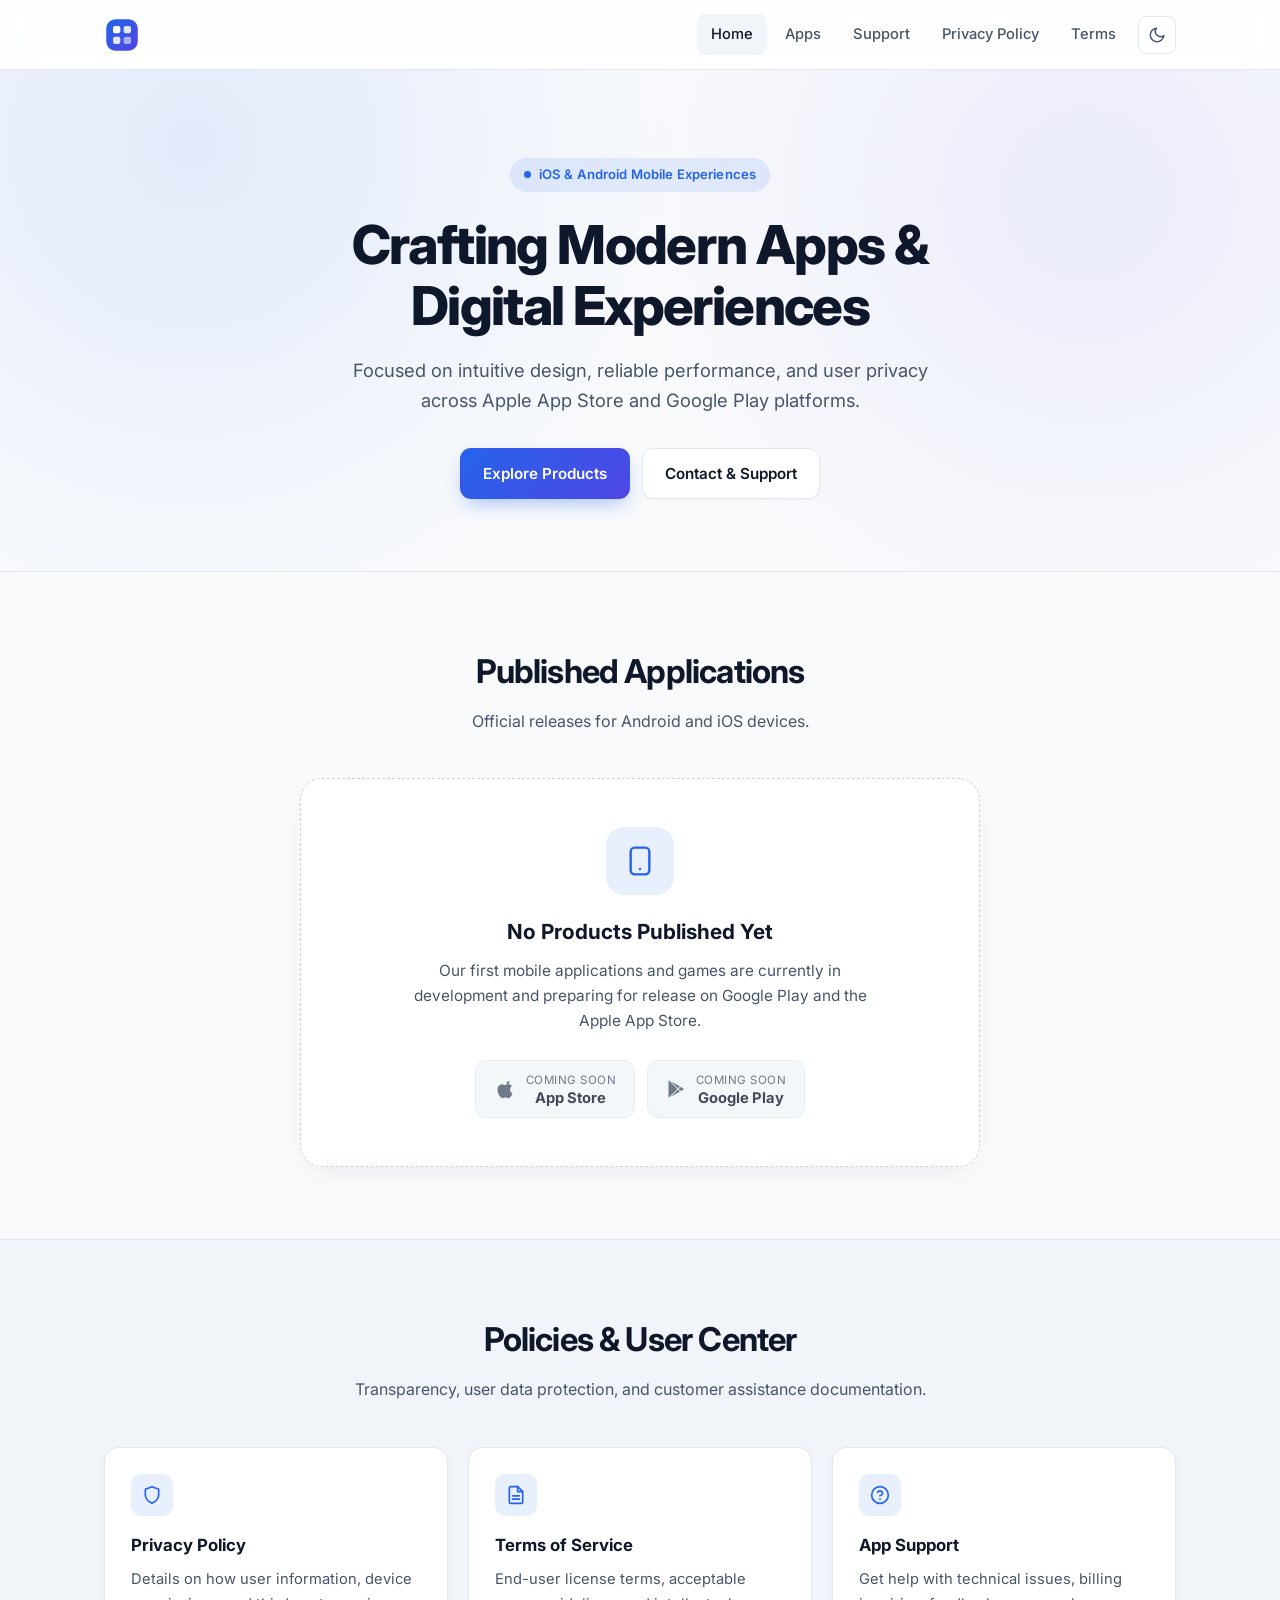
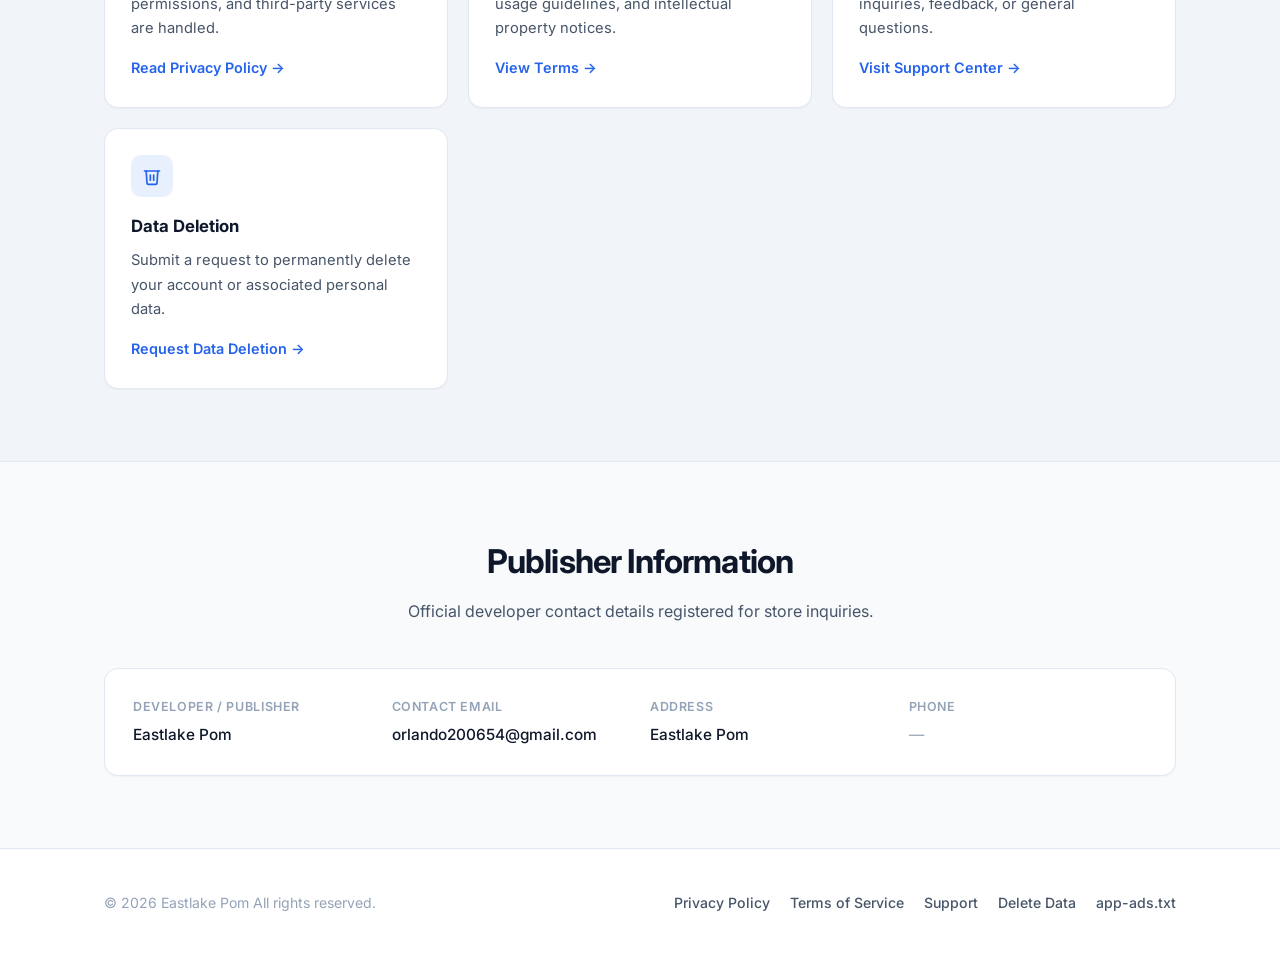
<file: index.html>
<!DOCTYPE html>
<html lang="en">
<head>
  <meta charset="UTF-8">
  <meta name="viewport" content="width=device-width, initial-scale=1.0">
  <!-- ĐIỀN TIÊU ĐỀ TRANG WEB / TÊN DEVELOPER TẠI ĐÂY -->
  <title>Official Developer Website</title>
  <meta name="description" content="Official mobile application publisher website for Android (Google Play) and iOS (App Store).">
  <link rel="icon" type="image/svg+xml" href="/assets/img/favicon.svg">
  <link rel="preconnect" href="https://fonts.googleapis.com">
  <link rel="preconnect" href="https://fonts.gstatic.com" crossorigin>
  <link href="https://fonts.googleapis.com/css2?family=Inter:wght@400;500;600;700;800&display=swap" rel="stylesheet">
  <link rel="stylesheet" href="/assets/css/style.css">
  <script src="/assets/js/main.js" defer></script>
</head>
<body>

  <!-- ==================== HEADER ==================== -->
  <header class="site-header">
    <div class="container header-inner">
      <a href="/" class="brand" aria-label="Home">
        <img src="/assets/img/favicon.svg" alt="" class="brand-logo" width="36" height="36">
        <!-- ĐIỀN TÊN STUDIO / DEVELOPER VÀO GIỮA THẺ SPAN DƯỚI ĐÂY -->
        <span class="brand-name"></span>
      </a>

      <div class="nav-wrapper">
        <nav aria-label="Primary Navigation">
          <ul class="nav-links" id="nav-links">
            <li><a href="/" aria-current="page">Home</a></li>
            <li><a href="/#apps">Apps</a></li>
            <li><a href="/support.html">Support</a></li>
            <li><a href="/privacy.html">Privacy Policy</a></li>
            <li><a href="/terms.html">Terms</a></li>
          </ul>
        </nav>

        <button type="button" class="icon-btn" id="theme-toggle" aria-label="Toggle color theme" title="Toggle Dark/Light Mode">
          <svg class="icon-sun" width="18" height="18" viewBox="0 0 24 24" fill="none" stroke="currentColor" stroke-width="2" stroke-linecap="round" stroke-linejoin="round"><circle cx="12" cy="12" r="5"/><path d="M12 1v2M12 21v2M4.22 4.22l1.42 1.42M18.36 18.36l1.42 1.42M1 12h2M21 12h2M4.22 19.78l1.42-1.42M18.36 5.64l1.42-1.42"/></svg>
          <svg class="icon-moon" width="18" height="18" viewBox="0 0 24 24" fill="none" stroke="currentColor" stroke-width="2" stroke-linecap="round" stroke-linejoin="round"><path d="M21 12.79A9 9 0 1 1 11.21 3 7 7 0 0 0 21 12.79z"/></svg>
        </button>

        <button type="button" class="icon-btn menu-toggle" id="menu-toggle" aria-expanded="false" aria-controls="nav-links" aria-label="Open menu">
          <svg width="20" height="20" viewBox="0 0 24 24" fill="none" stroke="currentColor" stroke-width="2" stroke-linecap="round"><path d="M4 7h16M4 12h16M4 17h16"/></svg>
        </button>
      </div>
    </div>
  </header>

  <!-- ==================== MAIN ==================== -->
  <main>
    <!-- Hero Section -->
    <section class="hero">
      <div class="container hero-inner">
        <div class="badge-pill">
          <span class="badge-dot"></span>
          <span>iOS &amp; Android Mobile Experiences</span>
        </div>
        <h1>Crafting Modern Apps &amp; Digital Experiences</h1>
        <p class="hero-subtitle">
          Focused on intuitive design, reliable performance, and user privacy across Apple App Store and Google Play platforms.
        </p>
        <div class="hero-actions">
          <a href="#apps" class="btn btn-primary">Explore Products</a>
          <a href="/support.html" class="btn btn-secondary">Contact &amp; Support</a>
        </div>
      </div>
    </section>

    <!-- Apps / Products Section (Trạng thái chưa có sản phẩm) -->
    <section id="apps" class="section">
      <div class="container">
        <div class="section-header">
          <h2>Published Applications</h2>
          <p>Official releases for Android and iOS devices.</p>
        </div>

        <!-- Trạng thái rỗng: Hiển thị khi chưa có sản phẩm trên chợ -->
        <div class="empty-showcase">
          <div class="empty-icon-wrap" aria-hidden="true">
            <svg width="32" height="32" viewBox="0 0 24 24" fill="none" stroke="currentColor" stroke-width="1.8" stroke-linecap="round" stroke-linejoin="round">
              <rect x="5" y="2" width="14" height="20" rx="3"/>
              <path d="M12 18h.01"/>
            </svg>
          </div>
          <h3>No Products Published Yet</h3>
          <p>
            Our first mobile applications and games are currently in development and preparing for release on Google Play and the Apple App Store.
          </p>

          <div class="store-badges">
            <div class="store-badge store-badge--disabled" aria-label="App Store Coming Soon">
              <svg width="22" height="22" viewBox="0 0 24 24" fill="currentColor"><path d="M18.71 19.5c-.83 1.24-1.71 2.45-3.05 2.47-1.34.03-1.77-.79-3.29-.79-1.53 0-2 .77-3.27.82-1.31.05-2.3-1.32-3.14-2.53C4.25 17 2.94 12.45 4.7 9.39c.87-1.52 2.43-2.48 4.12-2.51 1.28-.02 2.5.87 3.29.87.78 0 2.26-1.07 3.81-.91.65.03 2.47.26 3.64 1.98-.09.06-2.17 1.28-2.15 3.81.03 3.02 2.65 4.03 2.68 4.04-.03.07-.42 1.44-1.38 2.83M15.96 6.32c.67-.81 1.12-1.94 1-3.07-.96.04-2.13.64-2.82 1.45-.61.7-.15 1.85-.99 2.96 1.07.08 2.15-.53 2.81-1.34z"/></svg>
              <div>
                <span>Coming Soon</span>
                <strong>App Store</strong>
              </div>
            </div>

            <div class="store-badge store-badge--disabled" aria-label="Google Play Coming Soon">
              <svg width="20" height="20" viewBox="0 0 24 24" fill="currentColor"><path d="M3.61 1.814L13.793 12 3.61 22.186a.996.996 0 0 1-.61-.92V2.734a1 1 0 0 1 .61-.92zm10.89 10.893l2.302 2.302-10.937 6.333 8.635-8.635zm3.199-3.198l2.807 1.626a1 1 0 0 1 0 1.73l-2.808 1.626L15.206 12l2.492-2.491zM5.864 2.658L16.8 8.99l-2.302 2.302-8.634-8.634z"/></svg>
              <div>
                <span>Coming Soon</span>
                <strong>Google Play</strong>
              </div>
            </div>
          </div>
        </div>

        <!--
        ======================================================================
        MẪU SẢN PHẨM (BỎ COMMENT KHỐI DƯỚI ĐÂY & XÓA KHỐI .empty-showcase KHI CÓ APP)
        ======================================================================
        <div class="app-grid">
          <article class="app-card">
            <div class="app-card-head">
              <img src="/assets/img/favicon.svg" alt="App Icon" class="app-icon">
              <div class="app-meta">
                <h3>[Tên Ứng Dụng]</h3>
                <span class="app-category">[Thể loại]</span>
              </div>
            </div>
            <p class="app-desc">[Mô tả ngắn gọn về ứng dụng / trò chơi]</p>
            <div class="app-links">
              <a href="#" class="btn btn-secondary" target="_blank" rel="noopener">App Store</a>
              <a href="#" class="btn btn-secondary" target="_blank" rel="noopener">Google Play</a>
            </div>
          </article>
        </div>
        -->
      </div>
    </section>

    <!-- Compliance & Support Center Section -->
    <section class="section section--alt">
      <div class="container">
        <div class="section-header">
          <h2>Policies &amp; User Center</h2>
          <p>Transparency, user data protection, and customer assistance documentation.</p>
        </div>

        <div class="info-grid">
          <article class="info-card">
            <div class="info-card-icon" aria-hidden="true">
              <svg width="20" height="20" viewBox="0 0 24 24" fill="none" stroke="currentColor" stroke-width="2" stroke-linecap="round" stroke-linejoin="round"><path d="M12 22s8-4 8-10V5l-8-3-8 3v7c0 6 8 10 8 10z"/></svg>
            </div>
            <h3>Privacy Policy</h3>
            <p>Details on how user information, device permissions, and third-party services are handled.</p>
            <a href="/privacy.html" class="info-card-link">Read Privacy Policy &rarr;</a>
          </article>

          <article class="info-card">
            <div class="info-card-icon" aria-hidden="true">
              <svg width="20" height="20" viewBox="0 0 24 24" fill="none" stroke="currentColor" stroke-width="2" stroke-linecap="round" stroke-linejoin="round"><path d="M14 2H6a2 2 0 0 0-2 2v16a2 2 0 0 0 2 2h12a2 2 0 0 0 2-2V8z"/><polyline points="14 2 14 8 20 8"/><line x1="16" y1="13" x2="8" y2="13"/><line x1="16" y1="17" x2="8" y2="17"/></svg>
            </div>
            <h3>Terms of Service</h3>
            <p>End-user license terms, acceptable usage guidelines, and intellectual property notices.</p>
            <a href="/terms.html" class="info-card-link">View Terms &rarr;</a>
          </article>

          <article class="info-card">
            <div class="info-card-icon" aria-hidden="true">
              <svg width="20" height="20" viewBox="0 0 24 24" fill="none" stroke="currentColor" stroke-width="2" stroke-linecap="round" stroke-linejoin="round"><circle cx="12" cy="12" r="10"/><path d="M9.09 9a3 3 0 0 1 5.83 1c0 2-3 3-3 3"/><line x1="12" y1="17" x2="12.01" y2="17"/></svg>
            </div>
            <h3>App Support</h3>
            <p>Get help with technical issues, billing inquiries, feedback, or general questions.</p>
            <a href="/support.html" class="info-card-link">Visit Support Center &rarr;</a>
          </article>

          <article class="info-card">
            <div class="info-card-icon" aria-hidden="true">
              <svg width="20" height="20" viewBox="0 0 24 24" fill="none" stroke="currentColor" stroke-width="2" stroke-linecap="round" stroke-linejoin="round"><polyline points="3 6 5 6 21 6"/><path d="M19 6l-1 14a2 2 0 0 1-2 2H8a2 2 0 0 1-2-2L5 6"/><path d="M10 11v6M14 11v6"/></svg>
            </div>
            <h3>Data Deletion</h3>
            <p>Submit a request to permanently delete your account or associated personal data.</p>
            <a href="/delete-data.html" class="info-card-link">Request Data Deletion &rarr;</a>
          </article>
        </div>
      </div>
    </section>

    <!-- Developer Information Section (Các trường đang để rỗng sẵn để bạn tự điền) -->
    <section class="section">
      <div class="container">
        <div class="section-header">
          <h2>Publisher Information</h2>
          <p>Official developer contact details registered for store inquiries.</p>
        </div>

        <div class="meta-card">
          <dl class="meta-list">
            <div class="meta-item">
              <dt>Developer / Publisher</dt>
              <!-- ĐIỀN TÊN DEVELOPER / CÔNG TY VÀO THẺ DD DƯỚI ĐÂY -->
              <dd class="info-slot">Eastlake Pom</dd>
            </div>
            <div class="meta-item">
              <dt>Contact Email</dt>
              <!-- ĐIỀN EMAIL LIÊN HỆ VÀO THẺ DD DƯỚI ĐÂY -->
              <dd class="info-slot">orlando200654@gmail.com</dd>
            </div>
            <div class="meta-item">
              <dt>Address</dt>
              <!-- ĐIỀN ĐỊA CHỈ LIÊN HỆ VÀO THẺ DD DƯỚI ĐÂY -->
              <dd class="info-slot">Eastlake Pom</dd>
            </div>
            <div class="meta-item">
              <dt>Phone</dt>
              <!-- ĐIỀN SỐ ĐIỆN THOẠI (NẾU CÓ) VÀO THẺ DD DƯỚI ĐÂY -->
              <dd class="info-slot"></dd>
            </div>
          </dl>
        </div>
      </div>
    </section>
  </main>

  <!-- ==================== FOOTER ==================== -->
  <footer class="site-footer">
    <div class="container footer-inner">
      <p class="footer-copy">
        &copy; <span id="current-year"></span>
        <!-- ĐIỀN TÊN BẢN QUYỀN / STUDIO TẠI ĐÂY -->
        <span>Eastlake Pom</span>
        All rights reserved.
      </p>

      <ul class="footer-links">
        <li><a href="/privacy.html">Privacy Policy</a></li>
        <li><a href="/terms.html">Terms of Service</a></li>
        <li><a href="/support.html">Support</a></li>
        <li><a href="/delete-data.html">Delete Data</a></li>
        <li><a href="/app-ads.txt">app-ads.txt</a></li>
      </ul>
    </div>
  </footer>

</body>
</html>
</file>
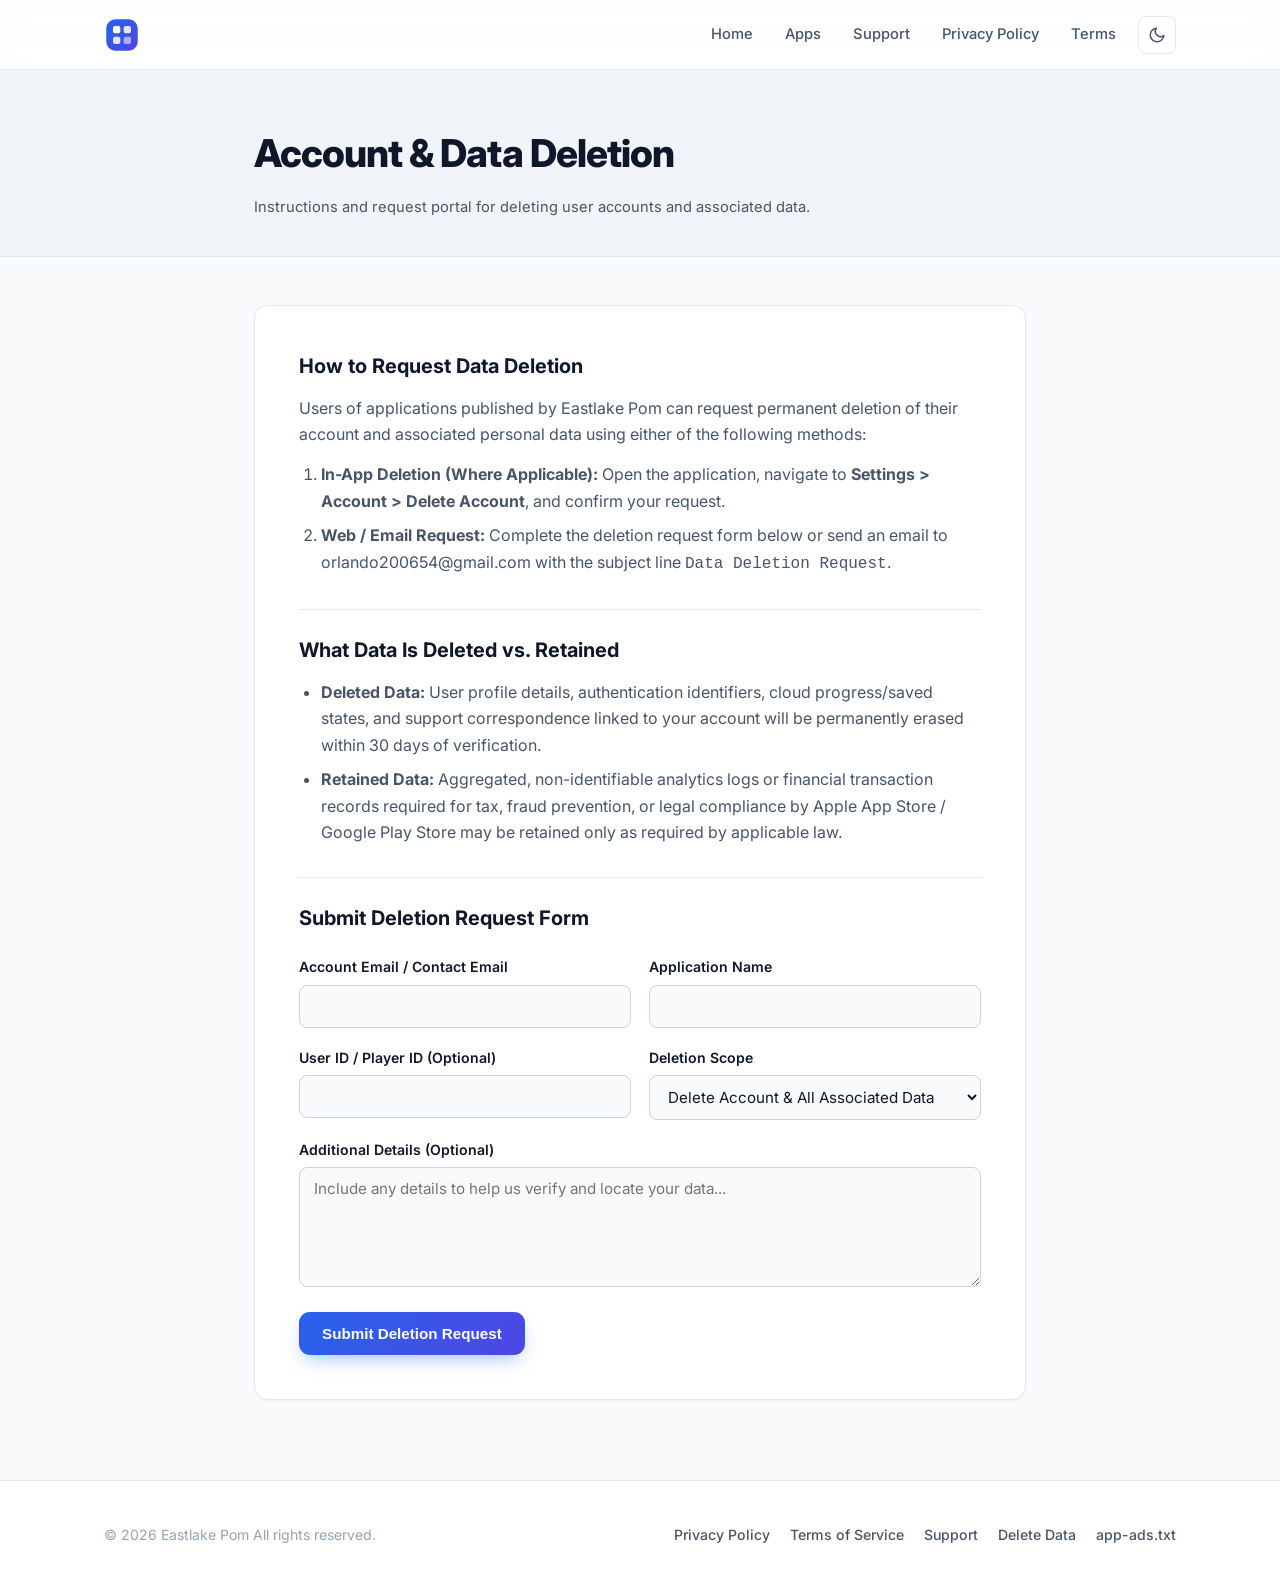
<file: delete-data.html>
<!DOCTYPE html>
<html lang="en">
<head>
  <meta charset="UTF-8">
  <meta name="viewport" content="width=device-width, initial-scale=1.0">
  <title>Account &amp; Data Deletion Request</title>
  <meta name="description" content="Request deletion of your account and associated personal data from our mobile applications.">
  <link rel="icon" type="image/svg+xml" href="/assets/img/favicon.svg">
  <link rel="preconnect" href="https://fonts.googleapis.com">
  <link rel="preconnect" href="https://fonts.gstatic.com" crossorigin>
  <link href="https://fonts.googleapis.com/css2?family=Inter:wght@400;500;600;700;800&display=swap" rel="stylesheet">
  <link rel="stylesheet" href="/assets/css/style.css">
  <script src="/assets/js/main.js" defer></script>
</head>
<body>

  <!-- ==================== HEADER ==================== -->
  <header class="site-header">
    <div class="container header-inner">
      <a href="/" class="brand" aria-label="Home">
        <img src="/assets/img/favicon.svg" alt="" class="brand-logo" width="36" height="36">
        <!-- ĐIỀN TÊN STUDIO / DEVELOPER VÀO GIỮA THẺ SPAN DƯỚI ĐÂY -->
        <span class="brand-name"></span>
      </a>

      <div class="nav-wrapper">
        <nav aria-label="Primary Navigation">
          <ul class="nav-links" id="nav-links">
            <li><a href="/">Home</a></li>
            <li><a href="/#apps">Apps</a></li>
            <li><a href="/support.html">Support</a></li>
            <li><a href="/privacy.html">Privacy Policy</a></li>
            <li><a href="/terms.html">Terms</a></li>
          </ul>
        </nav>

        <button type="button" class="icon-btn" id="theme-toggle" aria-label="Toggle color theme" title="Toggle Dark/Light Mode">
          <svg class="icon-sun" width="18" height="18" viewBox="0 0 24 24" fill="none" stroke="currentColor" stroke-width="2" stroke-linecap="round" stroke-linejoin="round"><circle cx="12" cy="12" r="5"/><path d="M12 1v2M12 21v2M4.22 4.22l1.42 1.42M18.36 18.36l1.42 1.42M1 12h2M21 12h2M4.22 19.78l1.42-1.42M18.36 5.64l1.42-1.42"/></svg>
          <svg class="icon-moon" width="18" height="18" viewBox="0 0 24 24" fill="none" stroke="currentColor" stroke-width="2" stroke-linecap="round" stroke-linejoin="round"><path d="M21 12.79A9 9 0 1 1 11.21 3 7 7 0 0 0 21 12.79z"/></svg>
        </button>

        <button type="button" class="icon-btn menu-toggle" id="menu-toggle" aria-expanded="false" aria-controls="nav-links" aria-label="Open menu">
          <svg width="20" height="20" viewBox="0 0 24 24" fill="none" stroke="currentColor" stroke-width="2" stroke-linecap="round"><path d="M4 7h16M4 12h16M4 17h16"/></svg>
        </button>
      </div>
    </div>
  </header>

  <!-- ==================== MAIN ==================== -->
  <main>
    <section class="page-hero">
      <div class="container container--narrow">
        <h1>Account &amp; Data Deletion</h1>
        <p class="page-meta">Instructions and request portal for deleting user accounts and associated data.</p>
      </div>
    </section>

    <section class="legal-body">
      <div class="container container--narrow">
        <div class="legal-card">
          <h2>How to Request Data Deletion</h2>
          <p>
            Users of applications published by
            <!-- ĐIỀN TÊN DEVELOPER / CÔNG TY VÀO THẺ SPAN DƯỚI ĐÂY -->
            <span class="info-slot">Eastlake Pom</span>
            can request permanent deletion of their account and associated personal data using either of the following methods:
          </p>
          <ol>
            <li><strong>In-App Deletion (Where Applicable):</strong> Open the application, navigate to <strong>Settings &gt; Account &gt; Delete Account</strong>, and confirm your request.</li>
            <li><strong>Web / Email Request:</strong> Complete the deletion request form below or send an email to
              <!-- ĐIỀN EMAIL LIÊN HỆ XÓA DỮ LIỆU VÀO THẺ SPAN DƯỚI ĐÂY -->
              <span class="info-slot">orlando200654@gmail.com</span>
              with the subject line <code>Data Deletion Request</code>.
            </li>
          </ol>

          <h2>What Data Is Deleted vs. Retained</h2>
          <ul>
            <li><strong>Deleted Data:</strong> User profile details, authentication identifiers, cloud progress/saved states, and support correspondence linked to your account will be permanently erased within 30 days of verification.</li>
            <li><strong>Retained Data:</strong> Aggregated, non-identifiable analytics logs or financial transaction records required for tax, fraud prevention, or legal compliance by Apple App Store / Google Play Store may be retained only as required by applicable law.</li>
          </ul>

          <h2>Submit Deletion Request Form</h2>
          <form name="data-deletion" method="POST" data-netlify="true" netlify-honeypot="bot-field" class="form-stack">
            <input type="hidden" name="form-name" value="data-deletion">
            <div class="hidden-honeypot">
              <label>Don’t fill this out if you’re human: <input name="bot-field"></label>
            </div>

            <div class="form-row">
              <div class="form-group">
                <label for="del-email">Account Email / Contact Email</label>
                <input type="email" id="del-email" name="email" class="form-control" required>
              </div>
              <div class="form-group">
                <label for="del-app">Application Name</label>
                <input type="text" id="del-app" name="app_name" class="form-control" required>
              </div>
            </div>

            <div class="form-row">
              <div class="form-group">
                <label for="del-userid">User ID / Player ID (Optional)</label>
                <input type="text" id="del-userid" name="user_id" class="form-control">
              </div>
              <div class="form-group">
                <label for="del-scope">Deletion Scope</label>
                <select id="del-scope" name="scope" class="form-control">
                  <option value="Full Account & Data Deletion">Delete Account &amp; All Associated Data</option>
                  <option value="Partial Personal Data Deletion">Delete Specific Personal Data Only</option>
                </select>
              </div>
            </div>

            <div class="form-group">
              <label for="del-notes">Additional Details (Optional)</label>
              <textarea id="del-notes" name="notes" class="form-control" placeholder="Include any details to help us verify and locate your data..."></textarea>
            </div>

            <div>
              <button type="submit" class="btn btn-primary">Submit Deletion Request</button>
            </div>
          </form>
        </div>
      </div>
    </section>
  </main>

  <!-- ==================== FOOTER ==================== -->
  <footer class="site-footer">
    <div class="container footer-inner">
      <p class="footer-copy">
        &copy; <span id="current-year"></span>
        <!-- ĐIỀN TÊN BẢN QUYỀN / STUDIO TẠI ĐÂY -->
        <span>Eastlake Pom</span>
        All rights reserved.
      </p>

      <ul class="footer-links">
        <li><a href="/privacy.html">Privacy Policy</a></li>
        <li><a href="/terms.html">Terms of Service</a></li>
        <li><a href="/support.html">Support</a></li>
        <li><a href="/delete-data.html">Delete Data</a></li>
        <li><a href="/app-ads.txt">app-ads.txt</a></li>
      </ul>
    </div>
  </footer>

</body>
</html>
</file>
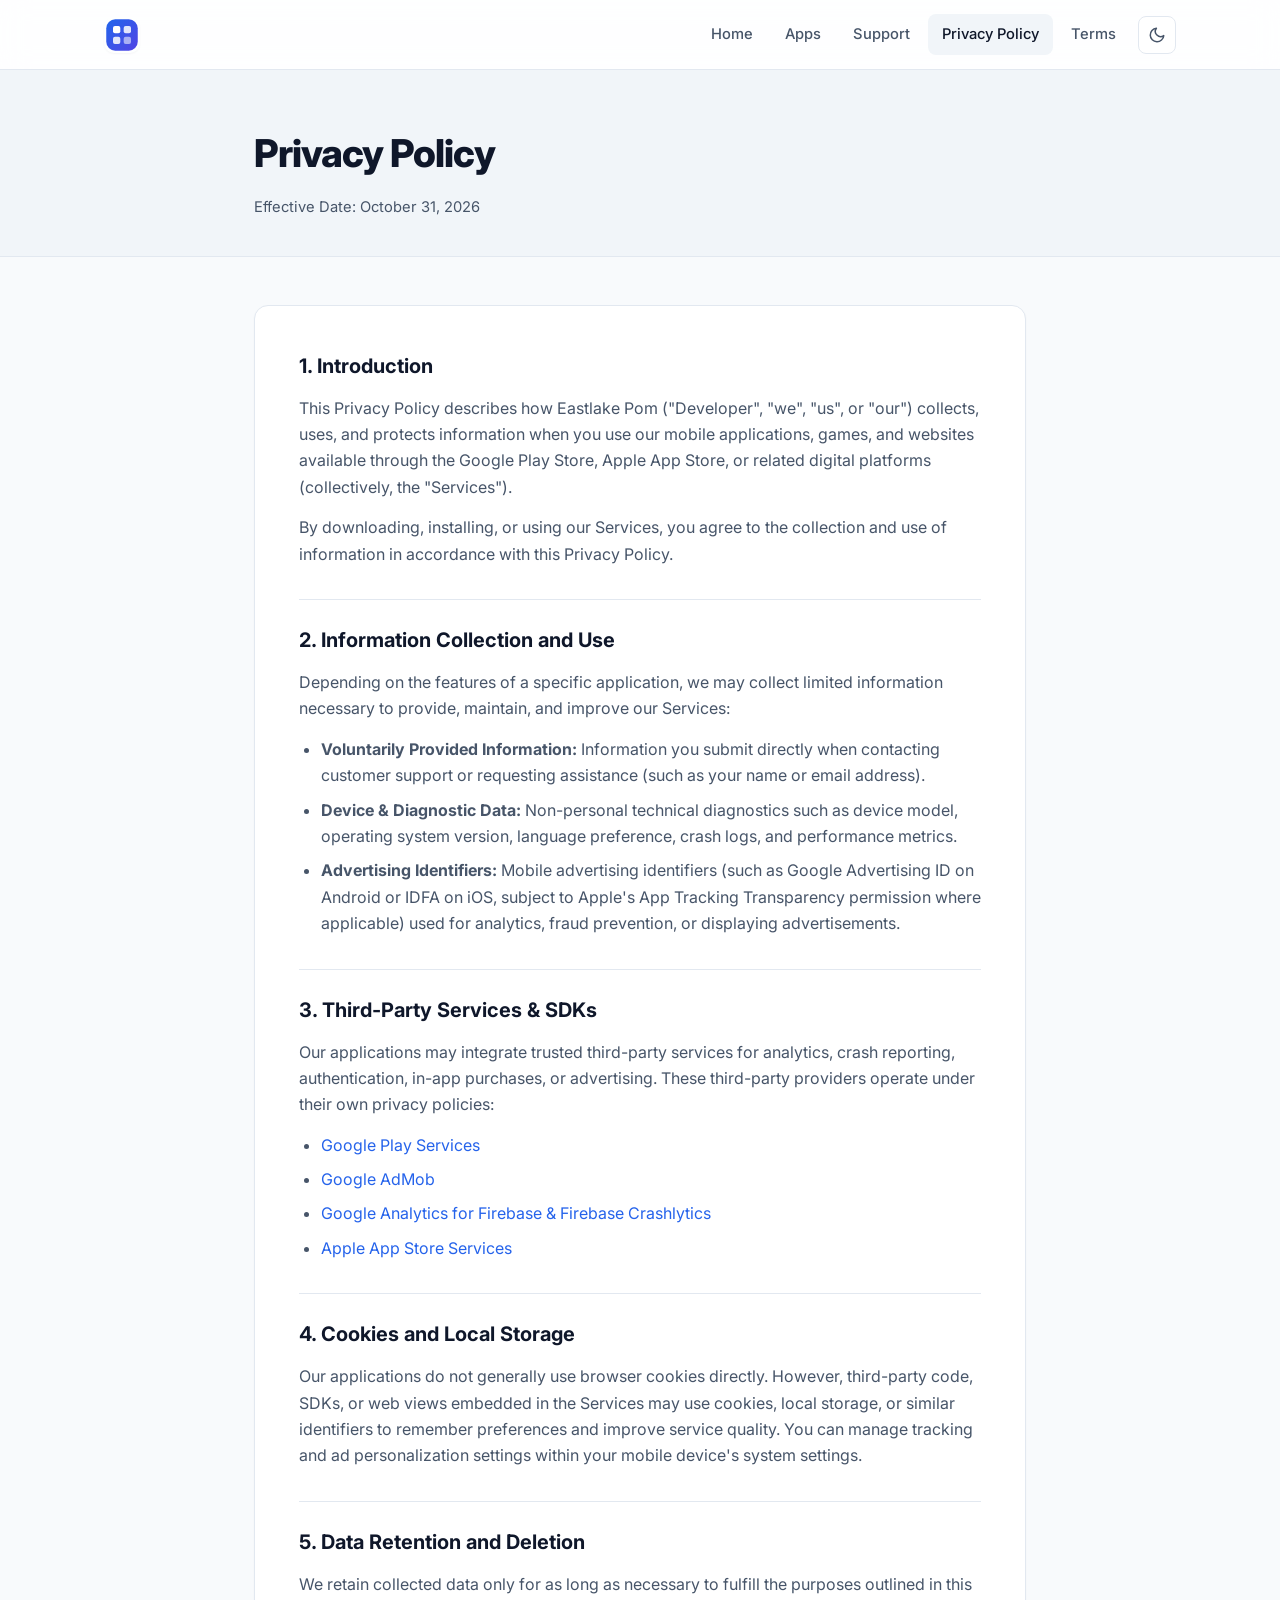
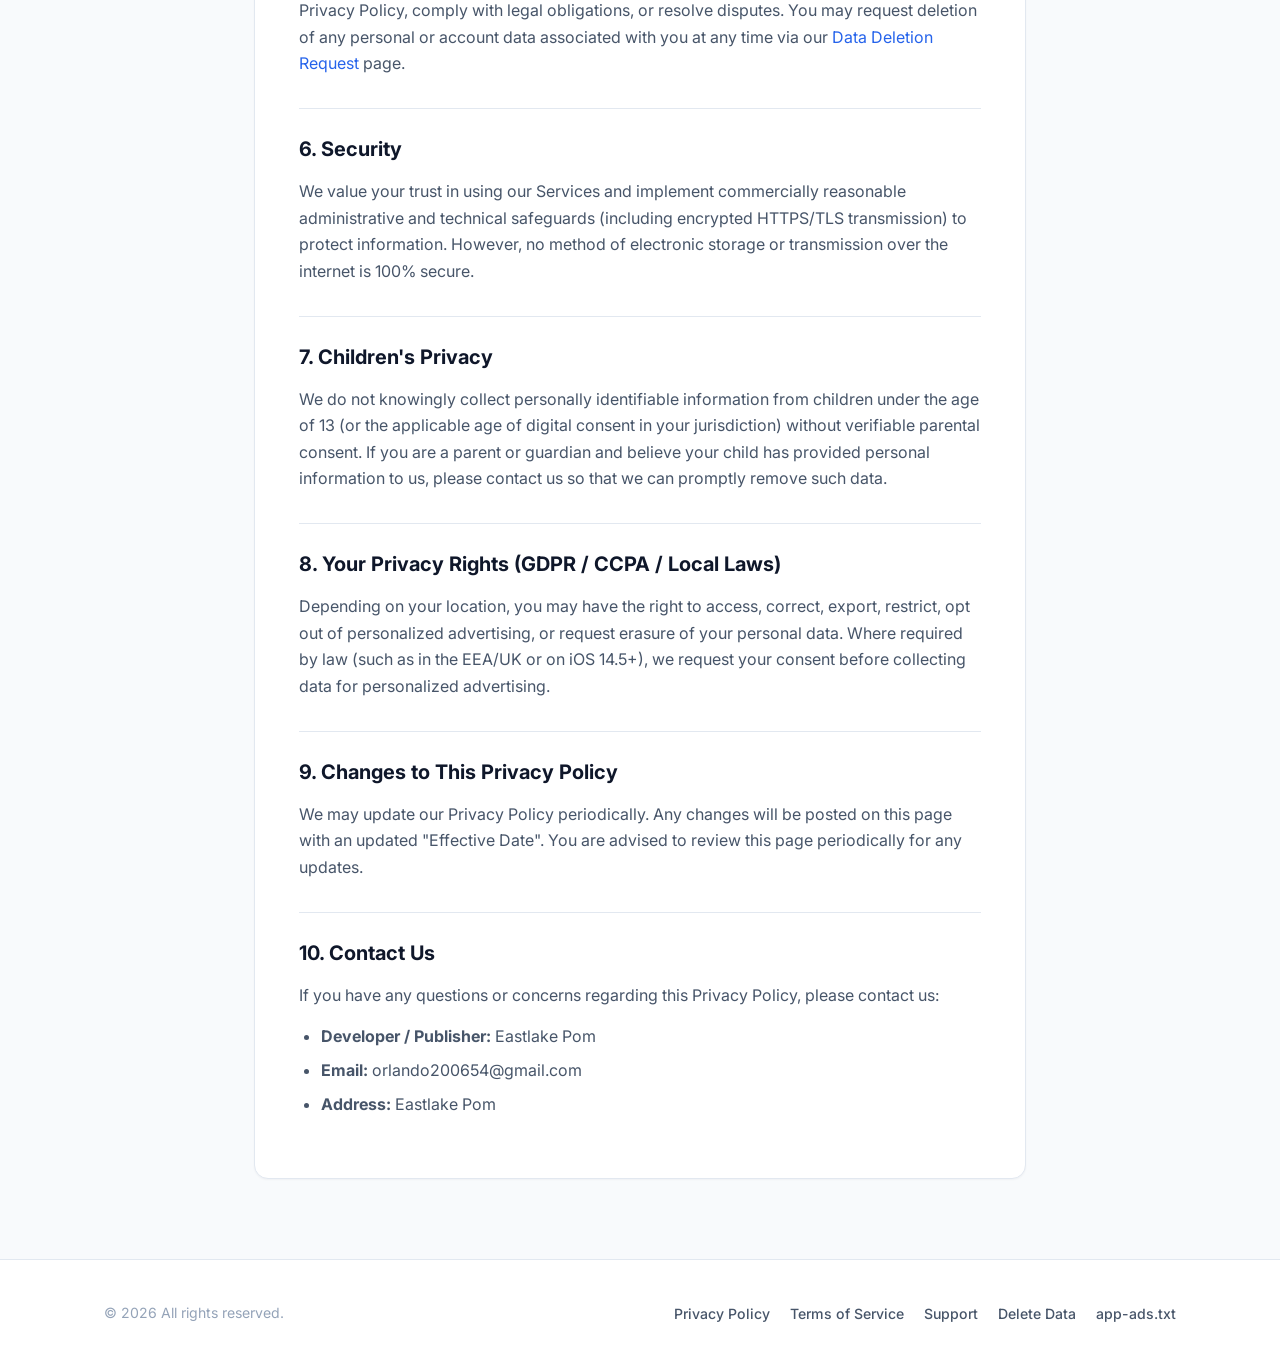
<file: privacy.html>
<!DOCTYPE html>
<html lang="en">
<head>
  <meta charset="UTF-8">
  <meta name="viewport" content="width=device-width, initial-scale=1.0">
  <title>Privacy Policy</title>
  <meta name="description" content="Privacy Policy for our mobile applications and services on Android and iOS.">
  <link rel="icon" type="image/svg+xml" href="/assets/img/favicon.svg">
  <link rel="preconnect" href="https://fonts.googleapis.com">
  <link rel="preconnect" href="https://fonts.gstatic.com" crossorigin>
  <link href="https://fonts.googleapis.com/css2?family=Inter:wght@400;500;600;700;800&display=swap" rel="stylesheet">
  <link rel="stylesheet" href="/assets/css/style.css">
  <script src="/assets/js/main.js" defer></script>
</head>
<body>

  <!-- ==================== HEADER ==================== -->
  <header class="site-header">
    <div class="container header-inner">
      <a href="/" class="brand" aria-label="Home">
        <img src="/assets/img/favicon.svg" alt="" class="brand-logo" width="36" height="36">
        <!-- ĐIỀN TÊN STUDIO / DEVELOPER VÀO GIỮA THẺ SPAN DƯỚI ĐÂY -->
        <span class="brand-name"></span>
      </a>

      <div class="nav-wrapper">
        <nav aria-label="Primary Navigation">
          <ul class="nav-links" id="nav-links">
            <li><a href="/">Home</a></li>
            <li><a href="/#apps">Apps</a></li>
            <li><a href="/support.html">Support</a></li>
            <li><a href="/privacy.html" aria-current="page">Privacy Policy</a></li>
            <li><a href="/terms.html">Terms</a></li>
          </ul>
        </nav>

        <button type="button" class="icon-btn" id="theme-toggle" aria-label="Toggle color theme" title="Toggle Dark/Light Mode">
          <svg class="icon-sun" width="18" height="18" viewBox="0 0 24 24" fill="none" stroke="currentColor" stroke-width="2" stroke-linecap="round" stroke-linejoin="round"><circle cx="12" cy="12" r="5"/><path d="M12 1v2M12 21v2M4.22 4.22l1.42 1.42M18.36 18.36l1.42 1.42M1 12h2M21 12h2M4.22 19.78l1.42-1.42M18.36 5.64l1.42-1.42"/></svg>
          <svg class="icon-moon" width="18" height="18" viewBox="0 0 24 24" fill="none" stroke="currentColor" stroke-width="2" stroke-linecap="round" stroke-linejoin="round"><path d="M21 12.79A9 9 0 1 1 11.21 3 7 7 0 0 0 21 12.79z"/></svg>
        </button>

        <button type="button" class="icon-btn menu-toggle" id="menu-toggle" aria-expanded="false" aria-controls="nav-links" aria-label="Open menu">
          <svg width="20" height="20" viewBox="0 0 24 24" fill="none" stroke="currentColor" stroke-width="2" stroke-linecap="round"><path d="M4 7h16M4 12h16M4 17h16"/></svg>
        </button>
      </div>
    </div>
  </header>

  <!-- ==================== MAIN ==================== -->
  <main>
    <section class="page-hero">
      <div class="container container--narrow">
        <h1>Privacy Policy</h1>
        <p class="page-meta">
          Effective Date:
          <!-- ĐIỀN NGÀY HIỆU LỰC (VD: October 31, 2026) VÀO THẺ SPAN DƯỚI ĐÂY -->
          <span class="info-slot">October 31, 2026</span>
        </p>
      </div>
    </section>

    <section class="legal-body">
      <div class="container container--narrow">
        <article class="legal-card">
          <h2>1. Introduction</h2>
          <p>
            This Privacy Policy describes how
            <!-- ĐIỀN TÊN DEVELOPER / CÔNG TY VÀO THẺ SPAN DƯỚI ĐÂY -->
            <span class="info-slot">Eastlake Pom</span>
            ("Developer", "we", "us", or "our") collects, uses, and protects information when you use our mobile applications, games, and websites available through the Google Play Store, Apple App Store, or related digital platforms (collectively, the "Services").
          </p>
          <p>
            By downloading, installing, or using our Services, you agree to the collection and use of information in accordance with this Privacy Policy.
          </p>

          <h2>2. Information Collection and Use</h2>
          <p>
            Depending on the features of a specific application, we may collect limited information necessary to provide, maintain, and improve our Services:
          </p>
          <ul>
            <li><strong>Voluntarily Provided Information:</strong> Information you submit directly when contacting customer support or requesting assistance (such as your name or email address).</li>
            <li><strong>Device &amp; Diagnostic Data:</strong> Non-personal technical diagnostics such as device model, operating system version, language preference, crash logs, and performance metrics.</li>
            <li><strong>Advertising Identifiers:</strong> Mobile advertising identifiers (such as Google Advertising ID on Android or IDFA on iOS, subject to Apple's App Tracking Transparency permission where applicable) used for analytics, fraud prevention, or displaying advertisements.</li>
          </ul>

          <h2>3. Third-Party Services &amp; SDKs</h2>
          <p>
            Our applications may integrate trusted third-party services for analytics, crash reporting, authentication, in-app purchases, or advertising. These third-party providers operate under their own privacy policies:
          </p>
          <ul>
            <li><a href="https://policies.google.com/privacy" target="_blank" rel="noopener noreferrer">Google Play Services</a></li>
            <li><a href="https://support.google.com/admob/answer/6128543" target="_blank" rel="noopener noreferrer">Google AdMob</a></li>
            <li><a href="https://firebase.google.com/support/privacy" target="_blank" rel="noopener noreferrer">Google Analytics for Firebase &amp; Firebase Crashlytics</a></li>
            <li><a href="https://www.apple.com/legal/privacy/" target="_blank" rel="noopener noreferrer">Apple App Store Services</a></li>
            <!-- THÊM CÁC BÊN THỨ 3 KHÁC (UNITY ADS, APPLOVIN, META...) TẠI ĐÂY NẾU APP CÓ SỬ DỤNG -->
          </ul>

          <h2>4. Cookies and Local Storage</h2>
          <p>
            Our applications do not generally use browser cookies directly. However, third-party code, SDKs, or web views embedded in the Services may use cookies, local storage, or similar identifiers to remember preferences and improve service quality. You can manage tracking and ad personalization settings within your mobile device's system settings.
          </p>

          <h2>5. Data Retention and Deletion</h2>
          <p>
            We retain collected data only for as long as necessary to fulfill the purposes outlined in this Privacy Policy, comply with legal obligations, or resolve disputes. You may request deletion of any personal or account data associated with you at any time via our <a href="/delete-data.html">Data Deletion Request</a> page.
          </p>

          <h2>6. Security</h2>
          <p>
            We value your trust in using our Services and implement commercially reasonable administrative and technical safeguards (including encrypted HTTPS/TLS transmission) to protect information. However, no method of electronic storage or transmission over the internet is 100% secure.
          </p>

          <h2>7. Children's Privacy</h2>
          <p>
            We do not knowingly collect personally identifiable information from children under the age of 13 (or the applicable age of digital consent in your jurisdiction) without verifiable parental consent. If you are a parent or guardian and believe your child has provided personal information to us, please contact us so that we can promptly remove such data.
          </p>

          <h2>8. Your Privacy Rights (GDPR / CCPA / Local Laws)</h2>
          <p>
            Depending on your location, you may have the right to access, correct, export, restrict, opt out of personalized advertising, or request erasure of your personal data. Where required by law (such as in the EEA/UK or on iOS 14.5+), we request your consent before collecting data for personalized advertising.
          </p>

          <h2>9. Changes to This Privacy Policy</h2>
          <p>
            We may update our Privacy Policy periodically. Any changes will be posted on this page with an updated "Effective Date". You are advised to review this page periodically for any updates.
          </p>

          <h2>10. Contact Us</h2>
          <p>If you have any questions or concerns regarding this Privacy Policy, please contact us:</p>
          <ul>
            <li>
              <strong>Developer / Publisher:</strong>
              <!-- ĐIỀN TÊN DEVELOPER / CÔNG TY VÀO THẺ SPAN DƯỚI ĐÂY -->
              <span class="info-slot">Eastlake Pom</span>
            </li>
            <li>
              <strong>Email:</strong>
              <!-- ĐIỀN EMAIL LIÊN HỆ VÀO THẺ SPAN DƯỚI ĐÂY -->
              <span class="info-slot">orlando200654@gmail.com</span>
            </li>
            <li>
              <strong>Address:</strong>
              <!-- ĐIỀN ĐỊA CHỈ LIÊN HỆ VÀO THẺ SPAN DƯỚI ĐÂY -->
              <span class="info-slot">Eastlake Pom</span>
            </li>
          </ul>
        </article>
      </div>
    </section>
  </main>

  <!-- ==================== FOOTER ==================== -->
  <footer class="site-footer">
    <div class="container footer-inner">
      <p class="footer-copy">
        &copy; <span id="current-year"></span>
        <!-- ĐIỀN TÊN BẢN QUYỀN / STUDIO TẠI ĐÂY -->
        <span></span>
        All rights reserved.
      </p>

      <ul class="footer-links">
        <li><a href="/privacy.html">Privacy Policy</a></li>
        <li><a href="/terms.html">Terms of Service</a></li>
        <li><a href="/support.html">Support</a></li>
        <li><a href="/delete-data.html">Delete Data</a></li>
        <li><a href="/app-ads.txt">app-ads.txt</a></li>
      </ul>
    </div>
  </footer>

</body>
</html>
</file>
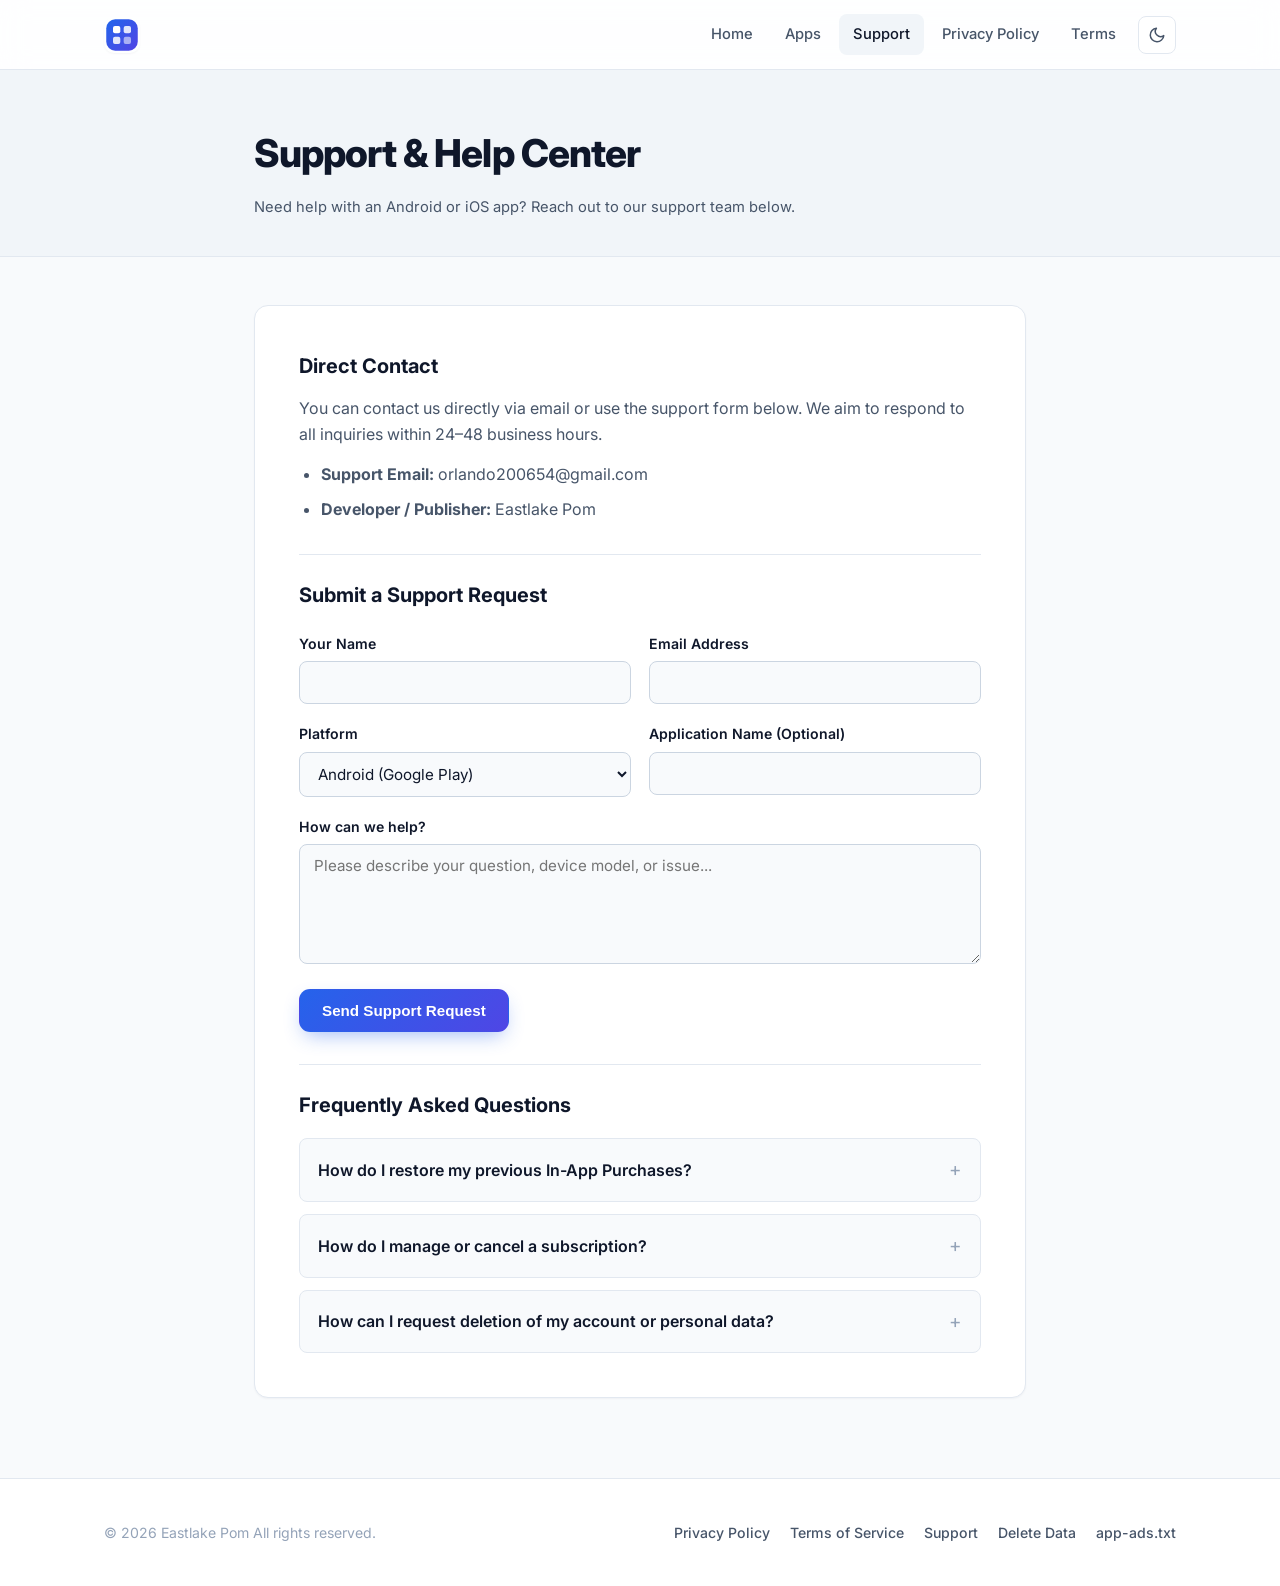
<file: support.html>
<!DOCTYPE html>
<html lang="en">
<head>
  <meta charset="UTF-8">
  <meta name="viewport" content="width=device-width, initial-scale=1.0">
  <title>App Support &amp; Contact</title>
  <meta name="description" content="Official customer support and help center for our iOS and Android applications.">
  <link rel="icon" type="image/svg+xml" href="/assets/img/favicon.svg">
  <link rel="preconnect" href="https://fonts.googleapis.com">
  <link rel="preconnect" href="https://fonts.gstatic.com" crossorigin>
  <link href="https://fonts.googleapis.com/css2?family=Inter:wght@400;500;600;700;800&display=swap" rel="stylesheet">
  <link rel="stylesheet" href="/assets/css/style.css">
  <script src="/assets/js/main.js" defer></script>
</head>
<body>

  <!-- ==================== HEADER ==================== -->
  <header class="site-header">
    <div class="container header-inner">
      <a href="/" class="brand" aria-label="Home">
        <img src="/assets/img/favicon.svg" alt="" class="brand-logo" width="36" height="36">
        <!-- ĐIỀN TÊN STUDIO / DEVELOPER VÀO GIỮA THẺ SPAN DƯỚI ĐÂY -->
        <span class="brand-name"></span>
      </a>

      <div class="nav-wrapper">
        <nav aria-label="Primary Navigation">
          <ul class="nav-links" id="nav-links">
            <li><a href="/">Home</a></li>
            <li><a href="/#apps">Apps</a></li>
            <li><a href="/support.html" aria-current="page">Support</a></li>
            <li><a href="/privacy.html">Privacy Policy</a></li>
            <li><a href="/terms.html">Terms</a></li>
          </ul>
        </nav>

        <button type="button" class="icon-btn" id="theme-toggle" aria-label="Toggle color theme" title="Toggle Dark/Light Mode">
          <svg class="icon-sun" width="18" height="18" viewBox="0 0 24 24" fill="none" stroke="currentColor" stroke-width="2" stroke-linecap="round" stroke-linejoin="round"><circle cx="12" cy="12" r="5"/><path d="M12 1v2M12 21v2M4.22 4.22l1.42 1.42M18.36 18.36l1.42 1.42M1 12h2M21 12h2M4.22 19.78l1.42-1.42M18.36 5.64l1.42-1.42"/></svg>
          <svg class="icon-moon" width="18" height="18" viewBox="0 0 24 24" fill="none" stroke="currentColor" stroke-width="2" stroke-linecap="round" stroke-linejoin="round"><path d="M21 12.79A9 9 0 1 1 11.21 3 7 7 0 0 0 21 12.79z"/></svg>
        </button>

        <button type="button" class="icon-btn menu-toggle" id="menu-toggle" aria-expanded="false" aria-controls="nav-links" aria-label="Open menu">
          <svg width="20" height="20" viewBox="0 0 24 24" fill="none" stroke="currentColor" stroke-width="2" stroke-linecap="round"><path d="M4 7h16M4 12h16M4 17h16"/></svg>
        </button>
      </div>
    </div>
  </header>

  <!-- ==================== MAIN ==================== -->
  <main>
    <section class="page-hero">
      <div class="container container--narrow">
        <h1>Support &amp; Help Center</h1>
        <p class="page-meta">Need help with an Android or iOS app? Reach out to our support team below.</p>
      </div>
    </section>

    <section class="legal-body">
      <div class="container container--narrow">
        <div class="legal-card">
          <h2>Direct Contact</h2>
          <p>You can contact us directly via email or use the support form below. We aim to respond to all inquiries within 24–48 business hours.</p>
          <ul>
            <li>
              <strong>Support Email:</strong>
              <!-- ĐIỀN EMAIL HỖ TRỢ VÀO THẺ SPAN DƯỚI ĐÂY -->
              <span class="info-slot">orlando200654@gmail.com</span>
            </li>
            <li>
              <strong>Developer / Publisher:</strong>
              <!-- ĐIỀN TÊN DEVELOPER / CÔNG TY VÀO THẺ SPAN DƯỚI ĐÂY -->
              <span class="info-slot">Eastlake Pom</span>
            </li>
          </ul>

          <h2>Submit a Support Request</h2>
          <!-- Form tích hợp sẵn Netlify Forms (tự động nhận tin nhắn trong Netlify Dashboard mà không cần code backend) -->
          <form name="app-support" method="POST" data-netlify="true" netlify-honeypot="bot-field" class="form-stack">
            <input type="hidden" name="form-name" value="app-support">
            <div class="hidden-honeypot">
              <label>Don’t fill this out if you’re human: <input name="bot-field"></label>
            </div>

            <div class="form-row">
              <div class="form-group">
                <label for="support-name">Your Name</label>
                <input type="text" id="support-name" name="name" class="form-control" required>
              </div>
              <div class="form-group">
                <label for="support-email">Email Address</label>
                <input type="email" id="support-email" name="email" class="form-control" required>
              </div>
            </div>

            <div class="form-row">
              <div class="form-group">
                <label for="support-platform">Platform</label>
                <select id="support-platform" name="platform" class="form-control">
                  <option value="Android (Google Play)">Android (Google Play)</option>
                  <option value="iOS (Apple App Store)">iOS (Apple App Store)</option>
                  <option value="General / Website">General / Website</option>
                </select>
              </div>
              <div class="form-group">
                <label for="support-app">Application Name (Optional)</label>
                <input type="text" id="support-app" name="app_name" class="form-control">
              </div>
            </div>

            <div class="form-group">
              <label for="support-message">How can we help?</label>
              <textarea id="support-message" name="message" class="form-control" required placeholder="Please describe your question, device model, or issue..."></textarea>
            </div>

            <div>
              <button type="submit" class="btn btn-primary">Send Support Request</button>
            </div>
          </form>

          <h2>Frequently Asked Questions</h2>
          <div class="faq-list">
            <details class="faq-item">
              <summary>How do I restore my previous In-App Purchases?</summary>
              <div class="faq-answer">
                Make sure you are signed in with the same Apple ID or Google Play account used for the original purchase, open the app's Settings screen, and tap <strong>Restore Purchases</strong>.
              </div>
            </details>

            <details class="faq-item">
              <summary>How do I manage or cancel a subscription?</summary>
              <div class="faq-answer">
                Subscriptions are managed directly by your app store. On iOS, go to <strong>Settings &gt; [Your Name] &gt; Subscriptions</strong>. On Android, open <strong>Google Play &gt; Profile Icon &gt; Payments &amp; subscriptions &gt; Subscriptions</strong>.
              </div>
            </details>

            <details class="faq-item">
              <summary>How can I request deletion of my account or personal data?</summary>
              <div class="faq-answer">
                You can delete your account directly inside the app settings (where applicable) or submit a formal erasure request through our <a href="/delete-data.html">Data Deletion Request</a> page.
              </div>
            </details>
          </div>
        </div>
      </div>
    </section>
  </main>

  <!-- ==================== FOOTER ==================== -->
  <footer class="site-footer">
    <div class="container footer-inner">
      <p class="footer-copy">
        &copy; <span id="current-year"></span>
        <!-- ĐIỀN TÊN BẢN QUYỀN / STUDIO TẠI ĐÂY -->
        <span>Eastlake Pom</span>
        All rights reserved.
      </p>

      <ul class="footer-links">
        <li><a href="/privacy.html">Privacy Policy</a></li>
        <li><a href="/terms.html">Terms of Service</a></li>
        <li><a href="/support.html">Support</a></li>
        <li><a href="/delete-data.html">Delete Data</a></li>
        <li><a href="/app-ads.txt">app-ads.txt</a></li>
      </ul>
    </div>
  </footer>

</body>
</html>
</file>
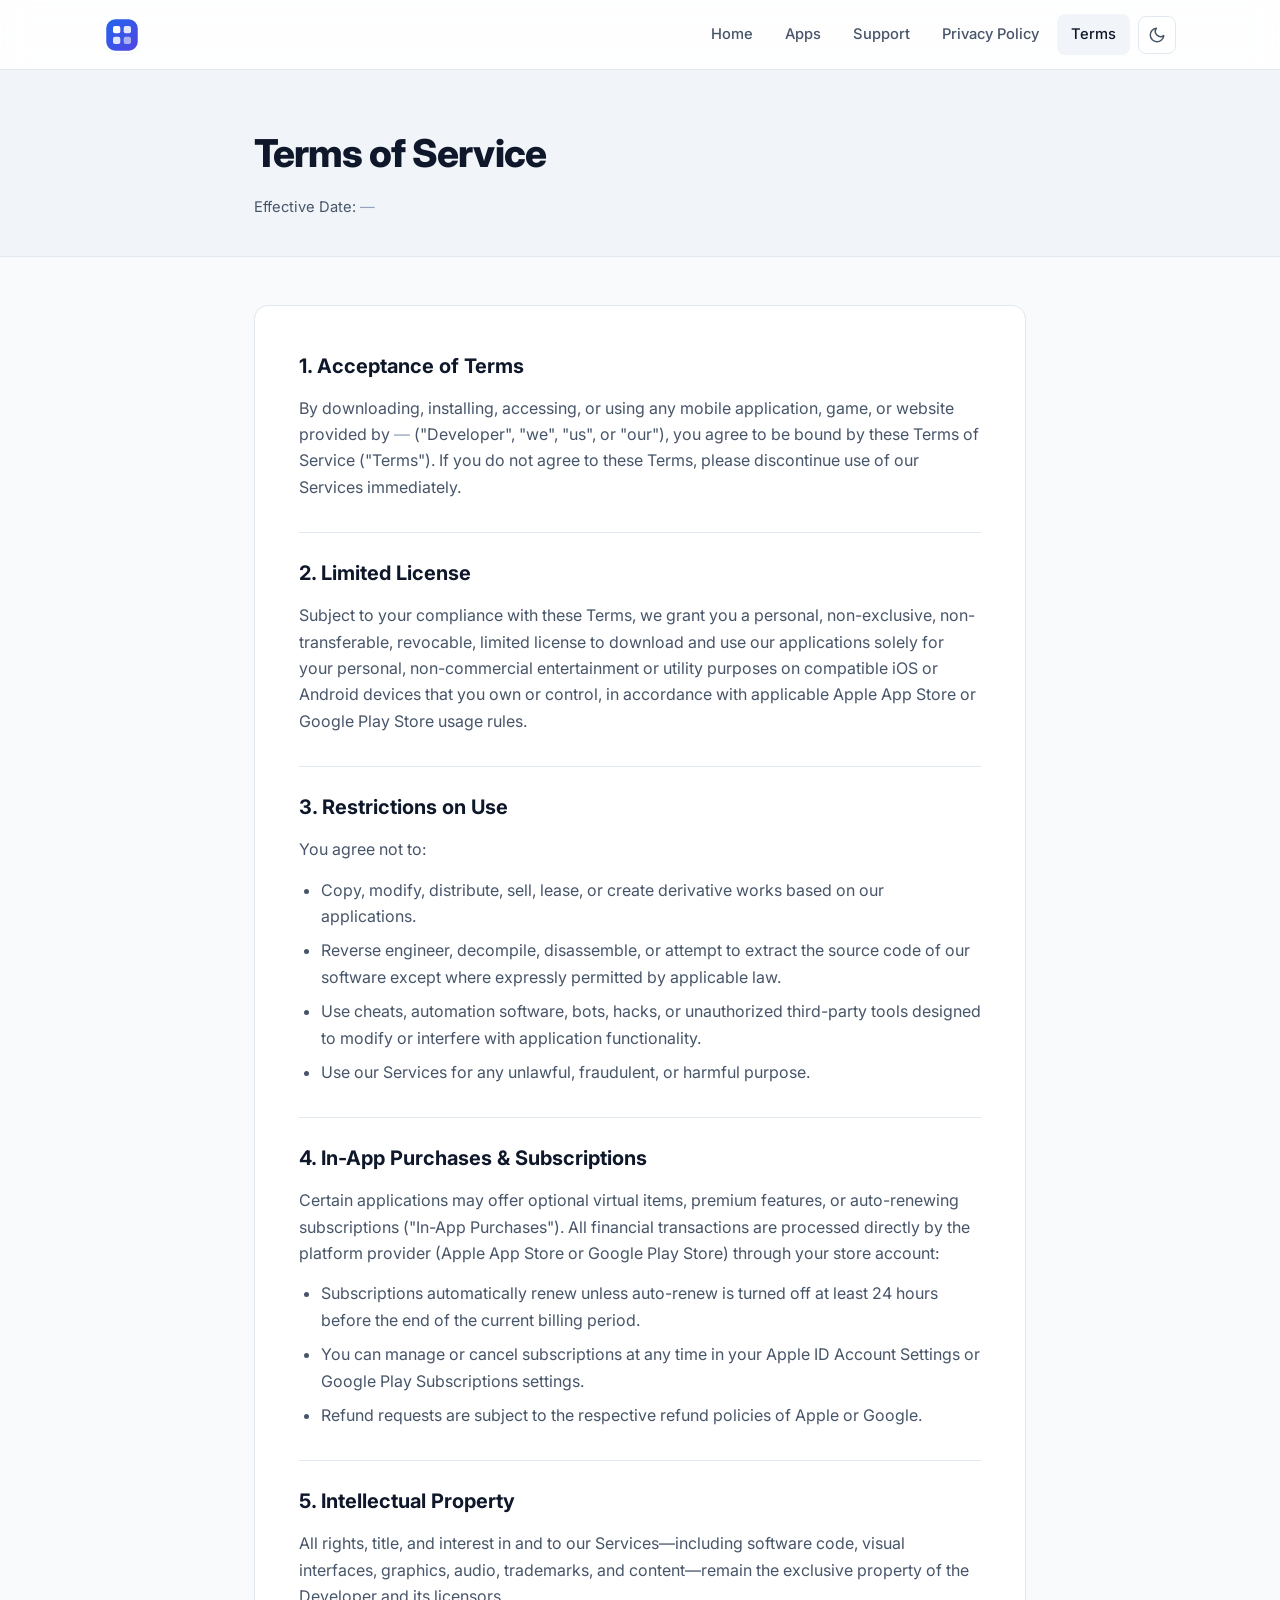
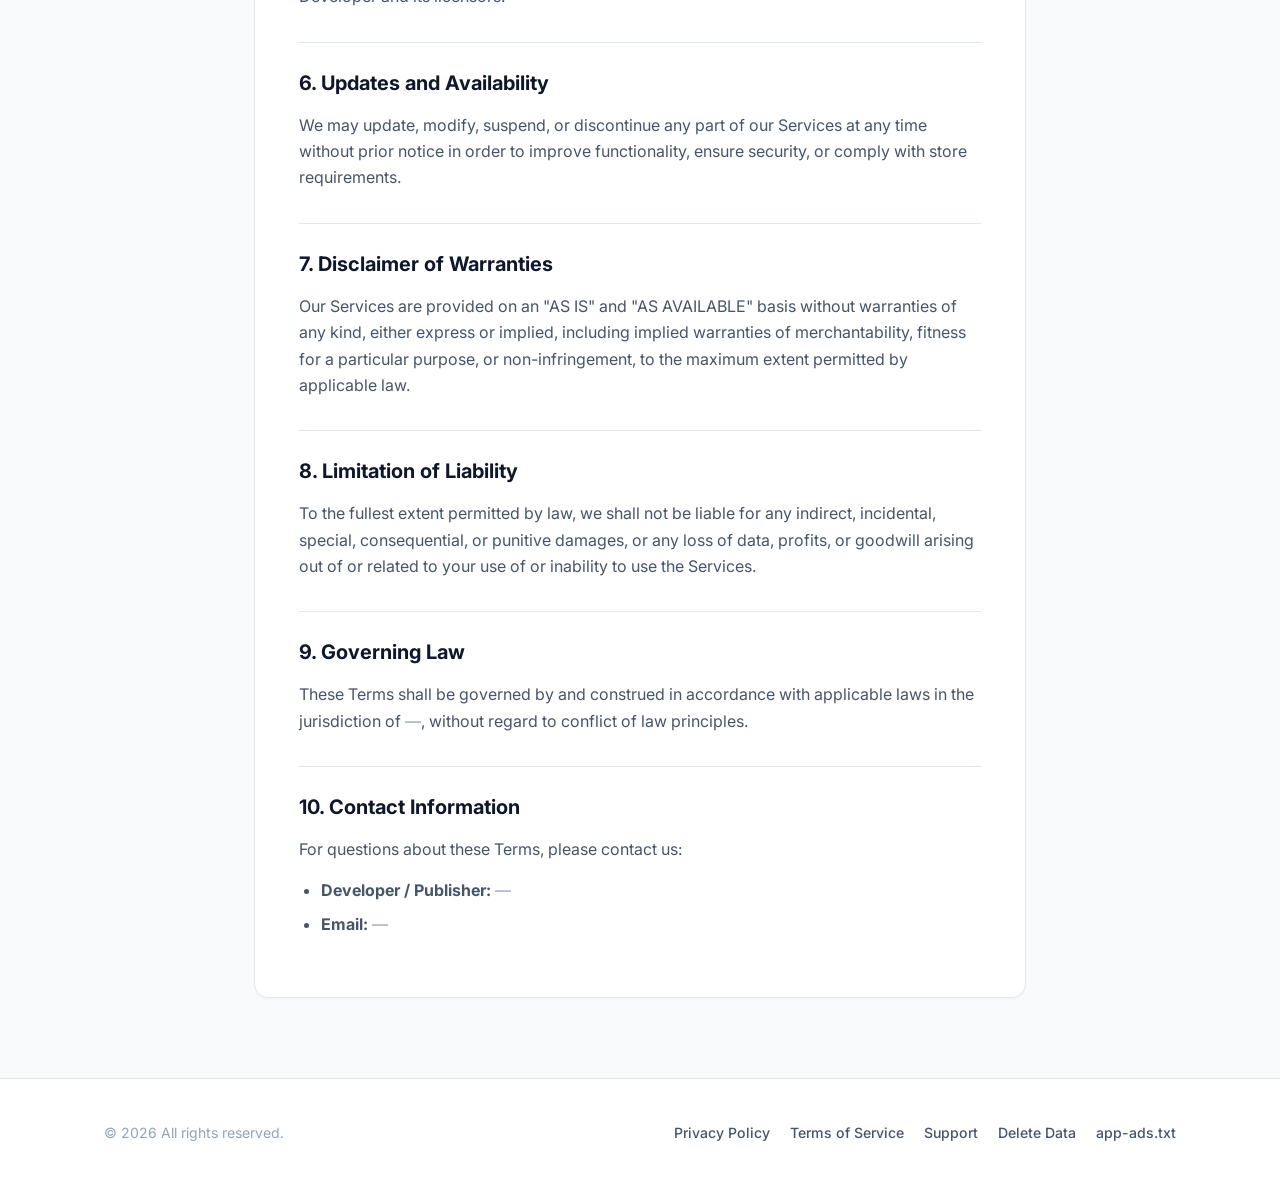
<file: terms.html>
<!DOCTYPE html>
<html lang="en">
<head>
  <meta charset="UTF-8">
  <meta name="viewport" content="width=device-width, initial-scale=1.0">
  <title>Terms of Service</title>
  <meta name="description" content="Terms of Service and End-User License Agreement for our Android and iOS mobile applications.">
  <link rel="icon" type="image/svg+xml" href="/assets/img/favicon.svg">
  <link rel="preconnect" href="https://fonts.googleapis.com">
  <link rel="preconnect" href="https://fonts.gstatic.com" crossorigin>
  <link href="https://fonts.googleapis.com/css2?family=Inter:wght@400;500;600;700;800&display=swap" rel="stylesheet">
  <link rel="stylesheet" href="/assets/css/style.css">
  <script src="/assets/js/main.js" defer></script>
</head>
<body>

  <!-- ==================== HEADER ==================== -->
  <header class="site-header">
    <div class="container header-inner">
      <a href="/" class="brand" aria-label="Home">
        <img src="/assets/img/favicon.svg" alt="" class="brand-logo" width="36" height="36">
        <!-- ĐIỀN TÊN STUDIO / DEVELOPER VÀO GIỮA THẺ SPAN DƯỚI ĐÂY -->
        <span class="brand-name"></span>
      </a>

      <div class="nav-wrapper">
        <nav aria-label="Primary Navigation">
          <ul class="nav-links" id="nav-links">
            <li><a href="/">Home</a></li>
            <li><a href="/#apps">Apps</a></li>
            <li><a href="/support.html">Support</a></li>
            <li><a href="/privacy.html">Privacy Policy</a></li>
            <li><a href="/terms.html" aria-current="page">Terms</a></li>
          </ul>
        </nav>

        <button type="button" class="icon-btn" id="theme-toggle" aria-label="Toggle color theme" title="Toggle Dark/Light Mode">
          <svg class="icon-sun" width="18" height="18" viewBox="0 0 24 24" fill="none" stroke="currentColor" stroke-width="2" stroke-linecap="round" stroke-linejoin="round"><circle cx="12" cy="12" r="5"/><path d="M12 1v2M12 21v2M4.22 4.22l1.42 1.42M18.36 18.36l1.42 1.42M1 12h2M21 12h2M4.22 19.78l1.42-1.42M18.36 5.64l1.42-1.42"/></svg>
          <svg class="icon-moon" width="18" height="18" viewBox="0 0 24 24" fill="none" stroke="currentColor" stroke-width="2" stroke-linecap="round" stroke-linejoin="round"><path d="M21 12.79A9 9 0 1 1 11.21 3 7 7 0 0 0 21 12.79z"/></svg>
        </button>

        <button type="button" class="icon-btn menu-toggle" id="menu-toggle" aria-expanded="false" aria-controls="nav-links" aria-label="Open menu">
          <svg width="20" height="20" viewBox="0 0 24 24" fill="none" stroke="currentColor" stroke-width="2" stroke-linecap="round"><path d="M4 7h16M4 12h16M4 17h16"/></svg>
        </button>
      </div>
    </div>
  </header>

  <!-- ==================== MAIN ==================== -->
  <main>
    <section class="page-hero">
      <div class="container container--narrow">
        <h1>Terms of Service</h1>
        <p class="page-meta">
          Effective Date:
          <!-- ĐIỀN NGÀY HIỆU LỰC VÀO THẺ SPAN DƯỚI ĐÂY -->
          <span class="info-slot"></span>
        </p>
      </div>
    </section>

    <section class="legal-body">
      <div class="container container--narrow">
        <article class="legal-card">
          <h2>1. Acceptance of Terms</h2>
          <p>
            By downloading, installing, accessing, or using any mobile application, game, or website provided by
            <!-- ĐIỀN TÊN DEVELOPER / CÔNG TY VÀO THẺ SPAN DƯỚI ĐÂY -->
            <span class="info-slot"></span>
            ("Developer", "we", "us", or "our"), you agree to be bound by these Terms of Service ("Terms"). If you do not agree to these Terms, please discontinue use of our Services immediately.
          </p>

          <h2>2. Limited License</h2>
          <p>
            Subject to your compliance with these Terms, we grant you a personal, non-exclusive, non-transferable, revocable, limited license to download and use our applications solely for your personal, non-commercial entertainment or utility purposes on compatible iOS or Android devices that you own or control, in accordance with applicable Apple App Store or Google Play Store usage rules.
          </p>

          <h2>3. Restrictions on Use</h2>
          <p>You agree not to:</p>
          <ul>
            <li>Copy, modify, distribute, sell, lease, or create derivative works based on our applications.</li>
            <li>Reverse engineer, decompile, disassemble, or attempt to extract the source code of our software except where expressly permitted by applicable law.</li>
            <li>Use cheats, automation software, bots, hacks, or unauthorized third-party tools designed to modify or interfere with application functionality.</li>
            <li>Use our Services for any unlawful, fraudulent, or harmful purpose.</li>
          </ul>

          <h2>4. In-App Purchases &amp; Subscriptions</h2>
          <p>
            Certain applications may offer optional virtual items, premium features, or auto-renewing subscriptions ("In-App Purchases"). All financial transactions are processed directly by the platform provider (Apple App Store or Google Play Store) through your store account:
          </p>
          <ul>
            <li>Subscriptions automatically renew unless auto-renew is turned off at least 24 hours before the end of the current billing period.</li>
            <li>You can manage or cancel subscriptions at any time in your Apple ID Account Settings or Google Play Subscriptions settings.</li>
            <li>Refund requests are subject to the respective refund policies of Apple or Google.</li>
          </ul>

          <h2>5. Intellectual Property</h2>
          <p>
            All rights, title, and interest in and to our Services—including software code, visual interfaces, graphics, audio, trademarks, and content—remain the exclusive property of the Developer and its licensors.
          </p>

          <h2>6. Updates and Availability</h2>
          <p>
            We may update, modify, suspend, or discontinue any part of our Services at any time without prior notice in order to improve functionality, ensure security, or comply with store requirements.
          </p>

          <h2>7. Disclaimer of Warranties</h2>
          <p>
            Our Services are provided on an "AS IS" and "AS AVAILABLE" basis without warranties of any kind, either express or implied, including implied warranties of merchantability, fitness for a particular purpose, or non-infringement, to the maximum extent permitted by applicable law.
          </p>

          <h2>8. Limitation of Liability</h2>
          <p>
            To the fullest extent permitted by law, we shall not be liable for any indirect, incidental, special, consequential, or punitive damages, or any loss of data, profits, or goodwill arising out of or related to your use of or inability to use the Services.
          </p>

          <h2>9. Governing Law</h2>
          <p>
            These Terms shall be governed by and construed in accordance with applicable laws in the jurisdiction of
            <!-- ĐIỀN QUỐC GIA / KHU VỰC PHÁP LÝ VÀO THẺ SPAN DƯỚI ĐÂY -->
            <span class="info-slot"></span>,
            without regard to conflict of law principles.
          </p>

          <h2>10. Contact Information</h2>
          <p>For questions about these Terms, please contact us:</p>
          <ul>
            <li>
              <strong>Developer / Publisher:</strong>
              <!-- ĐIỀN TÊN DEVELOPER / CÔNG TY VÀO THẺ SPAN DƯỚI ĐÂY -->
              <span class="info-slot"></span>
            </li>
            <li>
              <strong>Email:</strong>
              <!-- ĐIỀN EMAIL LIÊN HỆ VÀO THẺ SPAN DƯỚI ĐÂY -->
              <span class="info-slot"></span>
            </li>
          </ul>
        </article>
      </div>
    </section>
  </main>

  <!-- ==================== FOOTER ==================== -->
  <footer class="site-footer">
    <div class="container footer-inner">
      <p class="footer-copy">
        &copy; <span id="current-year"></span>
        <!-- ĐIỀN TÊN BẢN QUYỀN / STUDIO TẠI ĐÂY -->
        <span></span>
        All rights reserved.
      </p>

      <ul class="footer-links">
        <li><a href="/privacy.html">Privacy Policy</a></li>
        <li><a href="/terms.html">Terms of Service</a></li>
        <li><a href="/support.html">Support</a></li>
        <li><a href="/delete-data.html">Delete Data</a></li>
        <li><a href="/app-ads.txt">app-ads.txt</a></li>
      </ul>
    </div>
  </footer>

</body>
</html>
</file>
<file: assets/css/style.css>
/* ==========================================================================
   Mobile App Studio — Static Website Template (iOS & Android Store Ready)
   ========================================================================== */

:root {
  --bg-body: #f8fafc;
  --bg-surface: #ffffff;
  --bg-subtle: #f1f5f9;
  --bg-glass: rgba(255, 255, 255, 0.82);

  --text-primary: #0f172a;
  --text-secondary: #475569;
  --text-muted: #94a3b8;

  --accent: #2563eb;
  --accent-hover: #1d4ed8;
  --accent-soft: rgba(37, 99, 235, 0.1);
  --accent-gradient: linear-gradient(135deg, #2563eb 0%, #4f46e5 100%);

  --border-color: #e2e8f0;
  --border-strong: #cbd5e1;

  --shadow-sm: 0 1px 2px rgba(15, 23, 42, 0.04);
  --shadow-md: 0 10px 30px -10px rgba(15, 23, 42, 0.08);
  --shadow-lg: 0 20px 45px -15px rgba(15, 23, 42, 0.12);

  --radius-sm: 8px;
  --radius-md: 14px;
  --radius-lg: 22px;
  --radius-pill: 9999px;

  --container-width: 1120px;
  --reading-width: 820px;
  --header-height: 70px;
}

[data-theme="dark"] {
  --bg-body: #090d16;
  --bg-surface: #111827;
  --bg-subtle: #1e293b;
  --bg-glass: rgba(17, 24, 39, 0.82);

  --text-primary: #f8fafc;
  --text-secondary: #94a3b8;
  --text-muted: #64748b;

  --accent: #3b82f6;
  --accent-hover: #60a5fa;
  --accent-soft: rgba(59, 130, 246, 0.15);

  --border-color: #1f2937;
  --border-strong: #334155;

  --shadow-sm: 0 1px 2px rgba(0, 0, 0, 0.3);
  --shadow-md: 0 10px 30px -10px rgba(0, 0, 0, 0.45);
  --shadow-lg: 0 20px 45px -15px rgba(0, 0, 0, 0.6);
}

/* Reset & Base */
*,
*::before,
*::after {
  box-sizing: border-box;
  margin: 0;
  padding: 0;
}

html {
  scroll-behavior: smooth;
  -webkit-text-size-adjust: 100%;
}

body {
  font-family: "Inter", -apple-system, BlinkMacSystemFont, "Segoe UI", Roboto, sans-serif;
  background-color: var(--bg-body);
  color: var(--text-primary);
  line-height: 1.65;
  font-size: 16px;
  min-height: 100vh;
  display: flex;
  flex-direction: column;
  transition: background-color 0.2s ease, color 0.2s ease;
}

main {
  flex: 1;
}

a {
  color: var(--accent);
  text-decoration: none;
  transition: color 0.15s ease, opacity 0.15s ease;
}

a:hover {
  color: var(--accent-hover);
}

img,
svg {
  display: block;
  max-width: 100%;
}

.container {
  width: 100%;
  max-width: var(--container-width);
  margin: 0 auto;
  padding: 0 24px;
}

.container--narrow {
  max-width: var(--reading-width);
}

/* Empty Slot Helper: Hiển thị gọn gàng khi thông tin đang để trống */
.info-slot:empty::before {
  content: "—";
  color: var(--text-muted);
  font-weight: 400;
}

.brand-name:empty {
  display: none;
}

/* ==========================================================================
   Header & Navigation
   ========================================================================== */
.site-header {
  position: sticky;
  top: 0;
  z-index: 100;
  height: var(--header-height);
  background: var(--bg-glass);
  backdrop-filter: blur(14px);
  -webkit-backdrop-filter: blur(14px);
  border-bottom: 1px solid var(--border-color);
}

.header-inner {
  height: 100%;
  display: flex;
  align-items: center;
  justify-content: space-between;
  gap: 20px;
}

.brand {
  display: inline-flex;
  align-items: center;
  gap: 12px;
  color: var(--text-primary);
  font-weight: 700;
  font-size: 1.05rem;
  letter-spacing: -0.02em;
}

.brand:hover {
  color: var(--text-primary);
  opacity: 0.9;
}

.brand-logo {
  width: 36px;
  height: 36px;
  border-radius: 10px;
  flex-shrink: 0;
  box-shadow: var(--shadow-sm);
}

.nav-wrapper {
  display: flex;
  align-items: center;
  gap: 8px;
}

.nav-links {
  display: flex;
  align-items: center;
  gap: 4px;
  list-style: none;
}

.nav-links a {
  display: inline-block;
  padding: 8px 14px;
  border-radius: var(--radius-sm);
  color: var(--text-secondary);
  font-size: 0.92rem;
  font-weight: 500;
  transition: background-color 0.15s ease, color 0.15s ease;
}

.nav-links a:hover,
.nav-links a[aria-current="page"] {
  color: var(--text-primary);
  background-color: var(--bg-subtle);
}

.icon-btn {
  display: inline-flex;
  align-items: center;
  justify-content: center;
  width: 38px;
  height: 38px;
  border-radius: var(--radius-sm);
  border: 1px solid var(--border-color);
  background: var(--bg-surface);
  color: var(--text-secondary);
  cursor: pointer;
  transition: all 0.15s ease;
}

.icon-btn:hover {
  color: var(--text-primary);
  border-color: var(--border-strong);
}

.menu-toggle {
  display: none;
}

/* Theme Icon States */
[data-theme="dark"] .icon-sun {
  display: block;
}
[data-theme="dark"] .icon-moon {
  display: none;
}
:root:not([data-theme="dark"]) .icon-sun {
  display: none;
}
:root:not([data-theme="dark"]) .icon-moon {
  display: block;
}

/* ==========================================================================
   Hero Section
   ========================================================================== */
.hero {
  position: relative;
  overflow: hidden;
  padding: 88px 0 72px;
  border-bottom: 1px solid var(--border-color);
  background:
    radial-gradient(circle at 15% 15%, var(--accent-soft), transparent 42%),
    radial-gradient(circle at 85% 25%, rgba(79, 70, 229, 0.08), transparent 40%);
}

.hero-inner {
  max-width: 760px;
  margin: 0 auto;
  text-align: center;
}

.badge-pill {
  display: inline-flex;
  align-items: center;
  gap: 8px;
  padding: 6px 14px;
  border-radius: var(--radius-pill);
  background: var(--accent-soft);
  color: var(--accent);
  font-size: 0.82rem;
  font-weight: 600;
  letter-spacing: 0.01em;
  margin-bottom: 22px;
}

.badge-dot {
  width: 7px;
  height: 7px;
  border-radius: 50%;
  background: var(--accent);
}

.hero h1 {
  font-size: clamp(2.1rem, 4.8vw, 3.35rem);
  font-weight: 800;
  line-height: 1.15;
  letter-spacing: -0.03em;
  margin-bottom: 18px;
}

.hero-subtitle {
  font-size: clamp(1rem, 2vw, 1.15rem);
  color: var(--text-secondary);
  max-width: 600px;
  margin: 0 auto 32px;
}

.hero-actions {
  display: flex;
  flex-wrap: wrap;
  align-items: center;
  justify-content: center;
  gap: 12px;
}

.btn {
  display: inline-flex;
  align-items: center;
  justify-content: center;
  gap: 9px;
  padding: 12px 22px;
  border-radius: 11px;
  font-size: 0.95rem;
  font-weight: 600;
  border: 1px solid transparent;
  cursor: pointer;
  transition: transform 0.15s ease, box-shadow 0.15s ease, background-color 0.15s ease;
}

.btn:active {
  transform: translateY(1px);
}

.btn-primary {
  background: var(--accent-gradient);
  color: #ffffff;
  box-shadow: 0 8px 20px -6px rgba(37, 99, 235, 0.45);
}

.btn-primary:hover {
  color: #ffffff;
  opacity: 0.95;
}

.btn-secondary {
  background: var(--bg-surface);
  color: var(--text-primary);
  border-color: var(--border-color);
  box-shadow: var(--shadow-sm);
}

.btn-secondary:hover {
  color: var(--text-primary);
  border-color: var(--border-strong);
  background: var(--bg-subtle);
}

/* ==========================================================================
   Sections & Cards
   ========================================================================== */
.section {
  padding: 72px 0;
}

.section--alt {
  background: var(--bg-subtle);
  border-top: 1px solid var(--border-color);
  border-bottom: 1px solid var(--border-color);
}

.section-header {
  text-align: center;
  max-width: 640px;
  margin: 0 auto 44px;
}

.section-header h2 {
  font-size: clamp(1.55rem, 3vw, 2.05rem);
  font-weight: 700;
  letter-spacing: -0.025em;
  margin-bottom: 10px;
}

.section-header p {
  color: var(--text-secondary);
}

/* Empty State Showcase (Khi chưa có sản phẩm trên chợ) */
.empty-showcase {
  max-width: 680px;
  margin: 0 auto;
  padding: 48px 32px;
  background: var(--bg-surface);
  border: 1px dashed var(--border-strong);
  border-radius: var(--radius-lg);
  text-align: center;
  box-shadow: var(--shadow-md);
}

.empty-icon-wrap {
  width: 68px;
  height: 68px;
  margin: 0 auto 20px;
  border-radius: 18px;
  background: var(--accent-soft);
  color: var(--accent);
  display: flex;
  align-items: center;
  justify-content: center;
}

.empty-showcase h3 {
  font-size: 1.3rem;
  font-weight: 700;
  margin-bottom: 8px;
}

.empty-showcase p {
  color: var(--text-secondary);
  max-width: 480px;
  margin: 0 auto 26px;
  font-size: 0.96rem;
}

.store-badges {
  display: flex;
  flex-wrap: wrap;
  justify-content: center;
  gap: 12px;
}

.store-badge {
  display: inline-flex;
  align-items: center;
  gap: 10px;
  padding: 10px 18px;
  border-radius: 11px;
  background: var(--bg-subtle);
  border: 1px solid var(--border-color);
  color: var(--text-secondary);
  font-size: 0.85rem;
}

.store-badge--disabled {
  opacity: 0.78;
  cursor: default;
  user-select: none;
}

.store-badge strong {
  display: block;
  color: var(--text-primary);
  font-size: 0.92rem;
  line-height: 1.2;
}

.store-badge span {
  display: block;
  font-size: 0.72rem;
  text-transform: uppercase;
  letter-spacing: 0.04em;
}

/* App Grid (Sẵn sàng khi mở comment thêm sản phẩm sau này) */
.app-grid {
  display: grid;
  grid-template-columns: repeat(auto-fill, minmax(310px, 1fr));
  gap: 24px;
}

.app-card {
  background: var(--bg-surface);
  border: 1px solid var(--border-color);
  border-radius: var(--radius-md);
  padding: 24px;
  box-shadow: var(--shadow-sm);
  display: flex;
  flex-direction: column;
  gap: 16px;
  transition: transform 0.2s ease, box-shadow 0.2s ease;
}

.app-card:hover {
  transform: translateY(-3px);
  box-shadow: var(--shadow-md);
}

.app-card-head {
  display: flex;
  align-items: center;
  gap: 16px;
}

.app-icon {
  width: 64px;
  height: 64px;
  border-radius: 16px;
  background: var(--bg-subtle);
  border: 1px solid var(--border-color);
  object-fit: cover;
  flex-shrink: 0;
}

.app-meta h3 {
  font-size: 1.12rem;
  font-weight: 700;
}

.app-category {
  font-size: 0.82rem;
  color: var(--text-muted);
}

.app-desc {
  color: var(--text-secondary);
  font-size: 0.93rem;
  flex: 1;
}

.app-links {
  display: flex;
  flex-wrap: wrap;
  gap: 10px;
}

/* Info Grid (Developer / Compliance Quick Links) */
.info-grid {
  display: grid;
  grid-template-columns: repeat(auto-fit, minmax(260px, 1fr));
  gap: 20px;
}

.info-card {
  background: var(--bg-surface);
  border: 1px solid var(--border-color);
  border-radius: var(--radius-md);
  padding: 26px;
  box-shadow: var(--shadow-sm);
}

.info-card-icon {
  width: 42px;
  height: 42px;
  border-radius: 10px;
  background: var(--accent-soft);
  color: var(--accent);
  display: flex;
  align-items: center;
  justify-content: center;
  margin-bottom: 16px;
}

.info-card h3 {
  font-size: 1.05rem;
  font-weight: 700;
  margin-bottom: 8px;
}

.info-card p {
  color: var(--text-secondary);
  font-size: 0.92rem;
  margin-bottom: 14px;
}

.info-card-link {
  font-size: 0.9rem;
  font-weight: 600;
  display: inline-flex;
  align-items: center;
  gap: 6px;
}

/* Developer Info Table */
.meta-card {
  background: var(--bg-surface);
  border: 1px solid var(--border-color);
  border-radius: var(--radius-md);
  padding: 28px;
  box-shadow: var(--shadow-sm);
}

.meta-list {
  display: grid;
  grid-template-columns: repeat(auto-fit, minmax(220px, 1fr));
  gap: 20px;
}

.meta-item dt {
  font-size: 0.78rem;
  font-weight: 600;
  text-transform: uppercase;
  letter-spacing: 0.05em;
  color: var(--text-muted);
  margin-bottom: 4px;
}

.meta-item dd {
  font-size: 0.96rem;
  font-weight: 500;
  color: var(--text-primary);
  word-break: break-word;
}

/* ==========================================================================
   Legal & Content Pages (Privacy, Terms, Support, Delete Data)
   ========================================================================== */
.page-hero {
  padding: 52px 0 36px;
  border-bottom: 1px solid var(--border-color);
  background: var(--bg-subtle);
}

.page-hero h1 {
  font-size: clamp(1.75rem, 3.5vw, 2.4rem);
  font-weight: 800;
  letter-spacing: -0.025em;
  margin-bottom: 10px;
}

.page-meta {
  color: var(--text-secondary);
  font-size: 0.92rem;
}

.legal-body {
  padding: 48px 0 80px;
}

.legal-card {
  background: var(--bg-surface);
  border: 1px solid var(--border-color);
  border-radius: var(--radius-md);
  padding: clamp(24px, 4vw, 44px);
  box-shadow: var(--shadow-sm);
}

.legal-card h2 {
  font-size: 1.25rem;
  font-weight: 700;
  margin-top: 32px;
  margin-bottom: 12px;
  padding-top: 24px;
  border-top: 1px solid var(--border-color);
}

.legal-card h2:first-child {
  margin-top: 0;
  padding-top: 0;
  border-top: none;
}

.legal-card h3 {
  font-size: 1.05rem;
  font-weight: 600;
  margin-top: 20px;
  margin-bottom: 8px;
}

.legal-card p {
  color: var(--text-secondary);
  margin-bottom: 14px;
}

.legal-card ul,
.legal-card ol {
  color: var(--text-secondary);
  padding-left: 22px;
  margin-bottom: 16px;
}

.legal-card li {
  margin-bottom: 8px;
}

/* Forms (Support & Data Deletion - Netlify Forms Ready) */
.form-stack {
  display: grid;
  gap: 18px;
  margin-top: 20px;
}

.form-row {
  display: grid;
  grid-template-columns: repeat(auto-fit, minmax(220px, 1fr));
  gap: 18px;
}

.form-group label {
  display: block;
  font-size: 0.88rem;
  font-weight: 600;
  margin-bottom: 6px;
  color: var(--text-primary);
}

.form-control {
  width: 100%;
  padding: 11px 14px;
  border-radius: var(--radius-sm);
  border: 1px solid var(--border-strong);
  background: var(--bg-body);
  color: var(--text-primary);
  font-family: inherit;
  font-size: 0.95rem;
  transition: border-color 0.15s ease, box-shadow 0.15s ease;
}

.form-control:focus {
  outline: none;
  border-color: var(--accent);
  box-shadow: 0 0 0 3px var(--accent-soft);
}

textarea.form-control {
  min-height: 120px;
  resize: vertical;
}

.hidden-honeypot {
  display: none !important;
}

/* FAQ Accordion */
.faq-list {
  display: grid;
  gap: 12px;
  margin-top: 16px;
}

.faq-item {
  border: 1px solid var(--border-color);
  border-radius: var(--radius-sm);
  background: var(--bg-body);
  overflow: hidden;
}

.faq-item summary {
  padding: 15px 18px;
  font-weight: 600;
  cursor: pointer;
  list-style: none;
  display: flex;
  align-items: center;
  justify-content: space-between;
  gap: 12px;
}

.faq-item summary::-webkit-details-marker {
  display: none;
}

.faq-item summary::after {
  content: "+";
  font-size: 1.2rem;
  color: var(--text-muted);
  font-weight: 400;
}

.faq-item[open] summary::after {
  content: "−";
}

.faq-answer {
  padding: 0 18px 16px;
  color: var(--text-secondary);
  font-size: 0.94rem;
}

/* ==========================================================================
   Footer
   ========================================================================== */
.site-footer {
  background: var(--bg-surface);
  border-top: 1px solid var(--border-color);
  padding: 40px 0;
  margin-top: auto;
}

.footer-inner {
  display: flex;
  flex-wrap: wrap;
  align-items: center;
  justify-content: space-between;
  gap: 20px;
}

.footer-copy {
  color: var(--text-muted);
  font-size: 0.88rem;
}

.footer-links {
  display: flex;
  flex-wrap: wrap;
  gap: 20px;
  list-style: none;
}

.footer-links a {
  color: var(--text-secondary);
  font-size: 0.88rem;
  font-weight: 500;
}

.footer-links a:hover {
  color: var(--accent);
}

/* ==========================================================================
   Responsive Mobile
   ========================================================================== */
@media (max-width: 768px) {
  .menu-toggle {
    display: inline-flex;
  }

  .nav-links {
    display: none;
    position: absolute;
    top: var(--header-height);
    left: 0;
    right: 0;
    flex-direction: column;
    align-items: stretch;
    padding: 16px 24px;
    background: var(--bg-surface);
    border-bottom: 1px solid var(--border-color);
    box-shadow: var(--shadow-md);
  }

  .nav-links.is-open {
    display: flex;
  }

  .nav-links a {
    padding: 11px 14px;
  }

  .hero {
    padding: 60px 0 52px;
  }

  .section {
    padding: 52px 0;
  }

  .empty-showcase {
    padding: 36px 20px;
  }

  .footer-inner {
    flex-direction: column;
    align-items: flex-start;
  }
}
</file>
